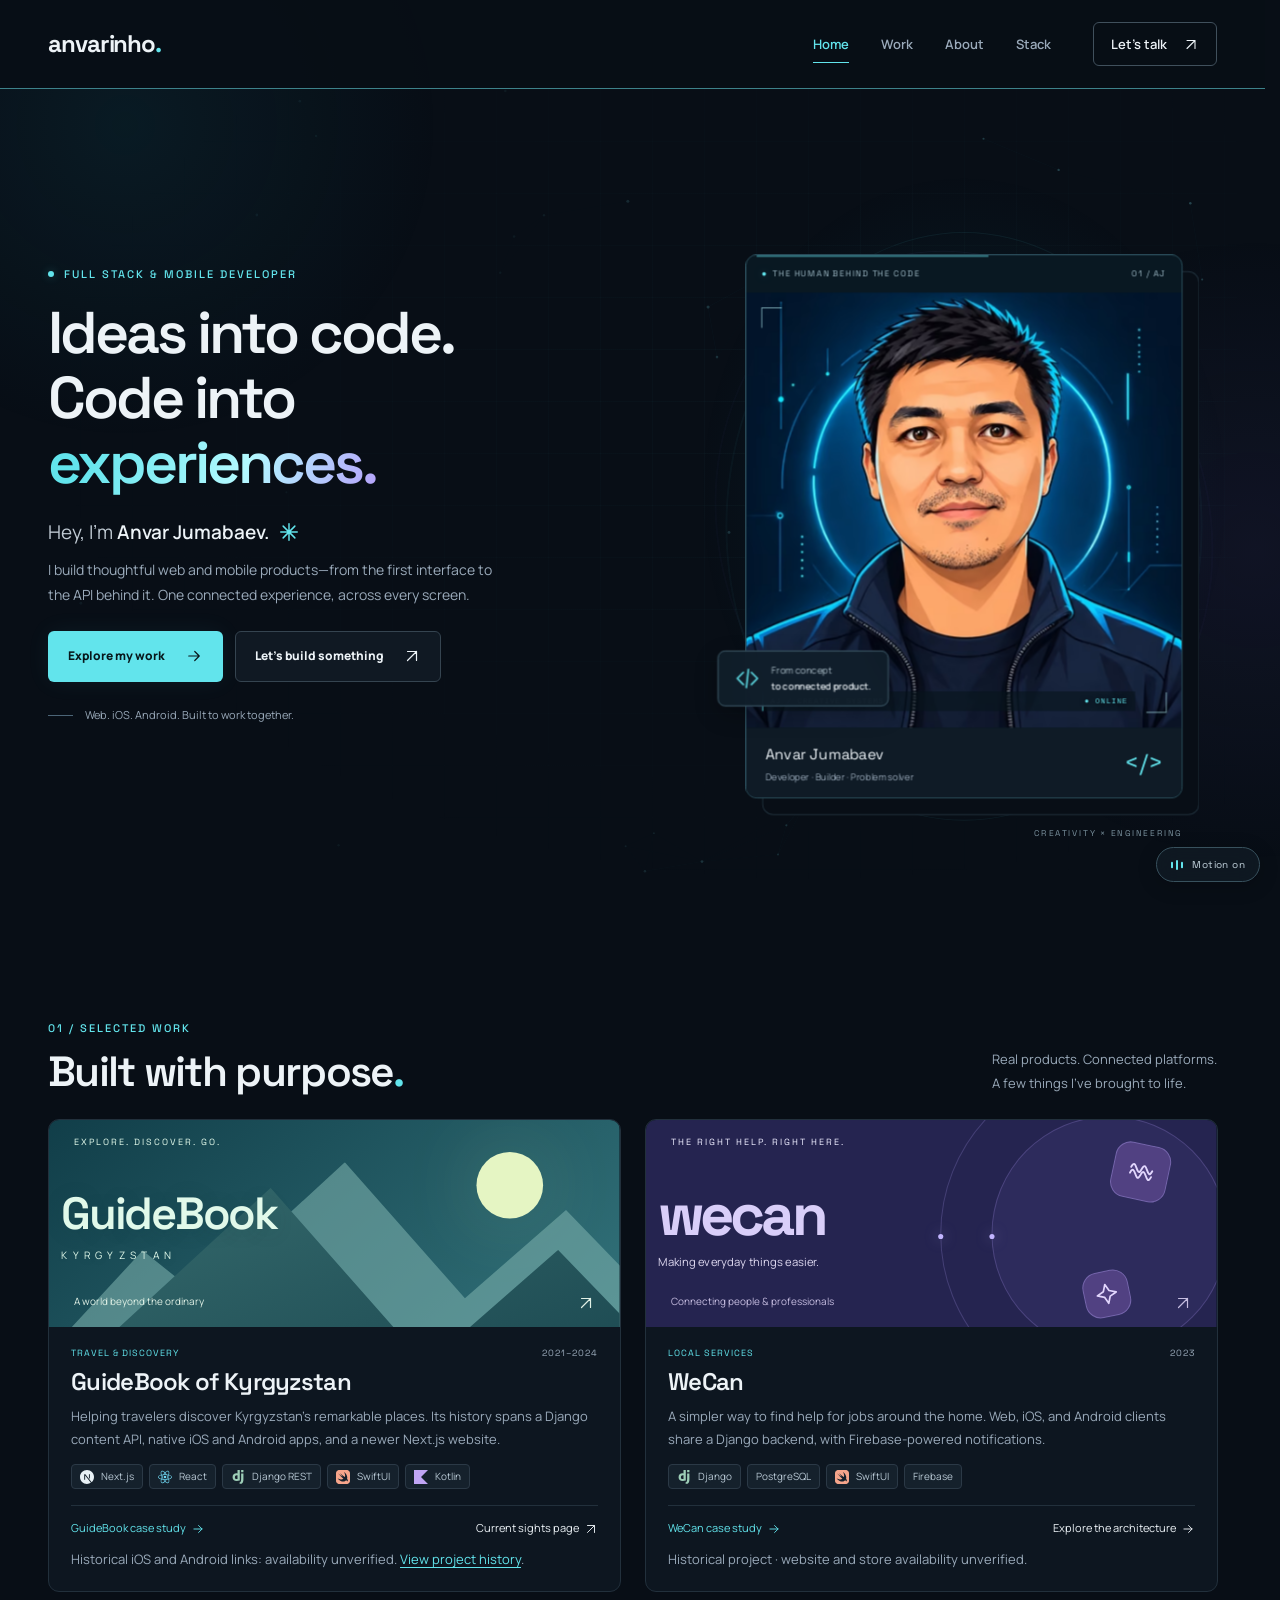
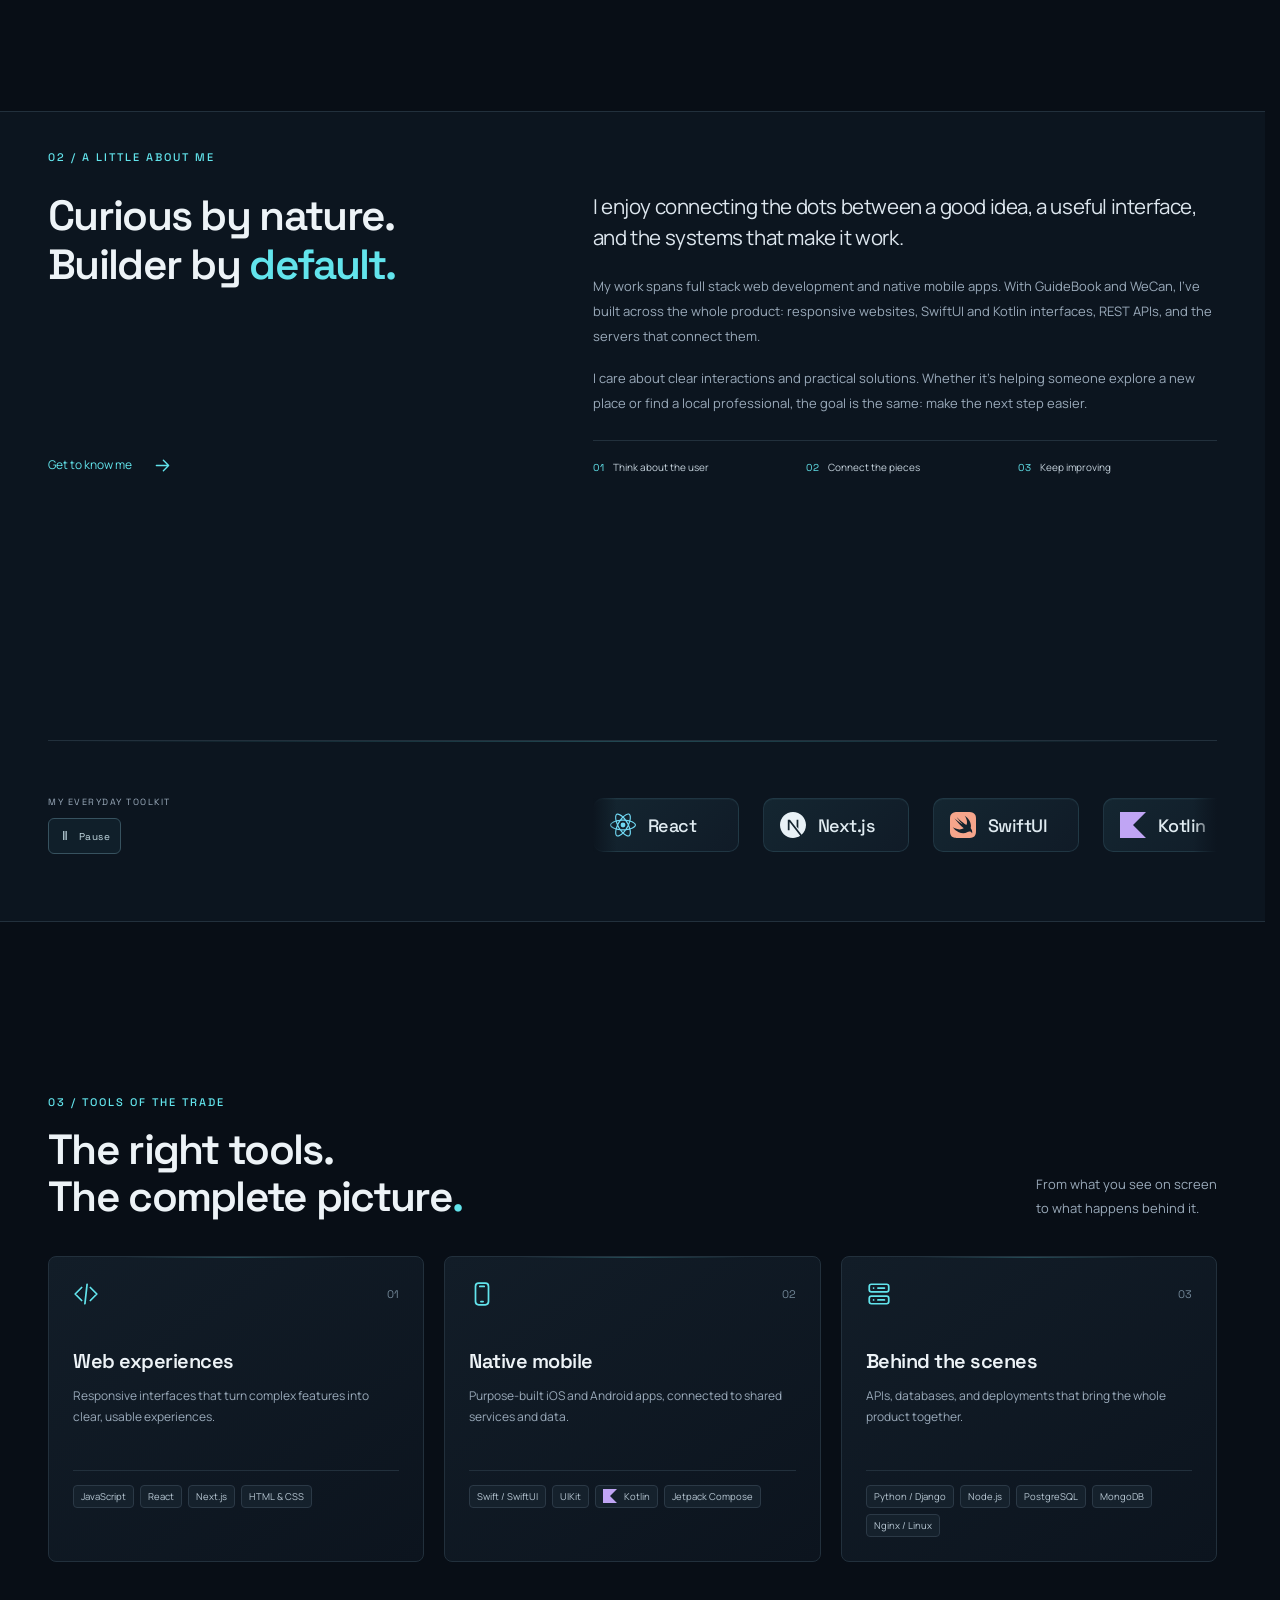
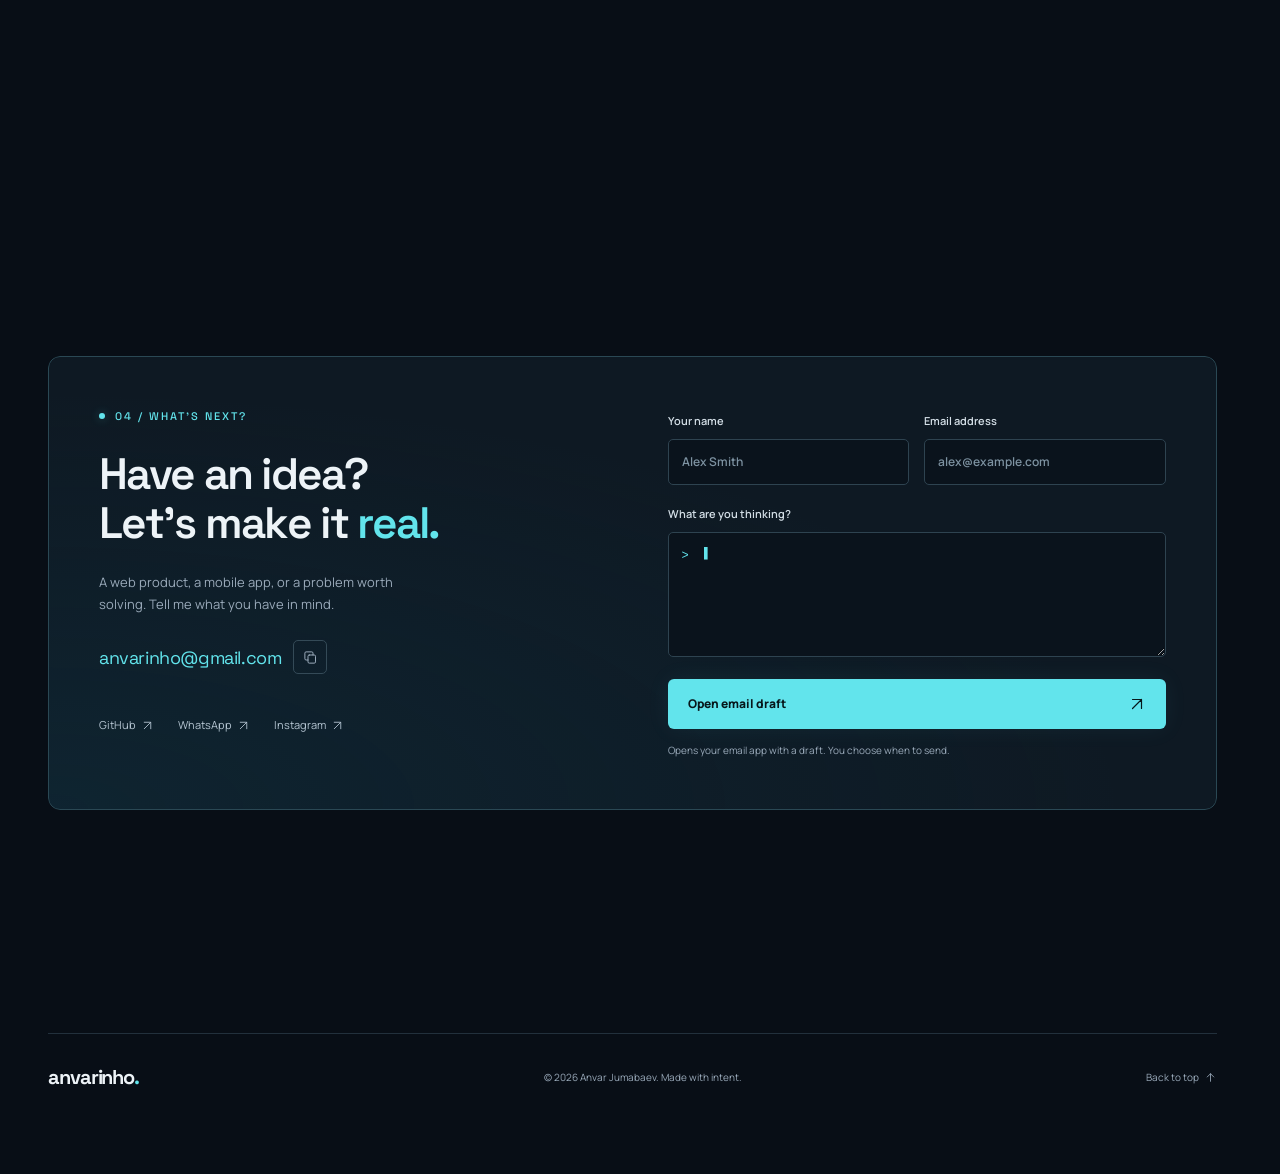
<file: index.html>
<!DOCTYPE html>
<html lang="en">
<head>
  <meta charset="UTF-8">
  <meta name="viewport" content="width=device-width, initial-scale=1">
  <title>Anvar Jumabaev — Full Stack &amp; Mobile Developer</title>
  <meta name="description" content="Anvar Jumabaev builds connected experiences for the web, iOS, and Android. Explore GuideBook of Kyrgyzstan, WeCan, and the technology behind them.">
  <link rel="canonical" href="https://anvarinho.github.io/">
  <meta property="og:type" content="website">
  <meta property="og:title" content="Anvar Jumabaev — Full Stack &amp; Mobile Developer">
  <meta property="og:description" content="Thoughtful interfaces. Connected platforms. Explore my work across web, iOS, and Android.">
  <meta property="og:url" content="https://anvarinho.github.io/">
  <meta property="og:image" content="https://anvarinho.github.io/assets/social-preview.jpg">
  <meta property="og:image:width" content="1200">
  <meta property="og:image:height" content="630">
  <meta property="og:image:type" content="image/jpeg">
  <meta property="og:image:alt" content="Anvar Jumabaev — Ideas into code. Code into experiences. Illustrated portrait on a navy and cyan background.">
  <meta name="twitter:image:alt" content="Anvar Jumabaev, full stack and mobile developer">
  <meta name="twitter:card" content="summary_large_image">
  <meta name="twitter:site" content="@anvarinho">
  <meta name="twitter:title" content="Anvar Jumabaev — Full Stack &amp; Mobile Developer">
  <meta name="twitter:description" content="Building connected experiences for the web, iOS, and Android.">
  <meta name="twitter:image" content="https://anvarinho.github.io/assets/social-preview.jpg">
  <meta name="theme-color" content="#080e16">
  <link rel="icon" href="/favicon.ico" sizes="16x16 32x32 48x48" type="image/x-icon">
  <link rel="icon" href="/assets/icons/favicon-16.png" sizes="16x16" type="image/png">
  <link rel="icon" href="/assets/icons/favicon-32.png" sizes="32x32" type="image/png">
  <link rel="icon" href="/favicon.png" sizes="96x96" type="image/png">
  <link rel="icon" href="/favicon.svg" sizes="any" type="image/svg+xml">
  <link rel="apple-touch-icon" href="/assets/icons/apple-touch-icon-152.png" sizes="152x152">
  <link rel="apple-touch-icon" href="/assets/icons/apple-touch-icon-167.png" sizes="167x167">
  <link rel="apple-touch-icon" href="/apple-touch-icon.png" sizes="180x180">
  <link rel="mask-icon" href="/safari-pinned-tab.svg" color="#62e4ec">
  <link rel="manifest" href="/site.webmanifest">
  <meta name="application-name" content="anvarinho">
  <meta name="apple-mobile-web-app-title" content="anvarinho">
  <meta name="apple-mobile-web-app-capable" content="yes">
  <meta name="mobile-web-app-capable" content="yes">
  <script>try{document.documentElement.dataset.motion=matchMedia('(prefers-reduced-motion: reduce)').matches||localStorage.getItem('portfolio-motion')==='off'?'off':'on'}catch{document.documentElement.dataset.motion='off'}for(const type of ['pageswap','pagereveal'])addEventListener(type,event=>{if(document.documentElement.dataset.motion==='off')event.viewTransition?.skipTransition()});</script>
  <link rel="preload" href="/assets/fonts/space-grotesk-latin-variable.woff2" as="font" type="font/woff2" crossorigin>
  <link rel="preload" href="/assets/fonts/manrope-latin-variable.woff2" as="font" type="font/woff2" crossorigin>
  <link rel="stylesheet" href="style.css?v=stack-generous-spacing-2">
  <link rel="stylesheet" href="story.css?v=toolkit-row-3">
  <noscript><style>[data-project-preview][hidden]{display:block!important}[data-project-preview] .story-sticky{position:static;height:auto;max-height:none}[data-project-preview]{height:auto}[data-project-preview] *{animation:none!important;transform:none!important;opacity:1!important}</style></noscript>
  <script src="site.js" defer></script>
  <script src="script.js?v=toolkit-row-3" defer></script>
  <script src="projects.js" defer></script>
  <script type="application/ld+json">{"@context":"https://schema.org","@graph":[{"@type":"Person","@id":"https://anvarinho.github.io/#person","name":"Anvar Jumabaev","alternateName":"anvarinho","url":"https://anvarinho.github.io/","image":"https://anvarinho.github.io/assets/portraits/anvar-800.webp","jobTitle":"Full Stack and Mobile Developer","sameAs":["https://github.com/anvarinho","https://www.instagram.com/anvarinho/"]},{"@type":"WebSite","@id":"https://anvarinho.github.io/#website","url":"https://anvarinho.github.io/","name":"Anvar Jumabaev — Portfolio","inLanguage":"en","author":{"@id":"https://anvarinho.github.io/#person"}},{"@type":"WebPage","@id":"https://anvarinho.github.io/#webpage","url":"https://anvarinho.github.io/","name":"Anvar Jumabaev — Full Stack &amp; Mobile Developer","isPartOf":{"@id":"https://anvarinho.github.io/#website"},"about":{"@id":"https://anvarinho.github.io/#person"}},{"@type":"CreativeWork","name":"GuideBook of Kyrgyzstan","description":"A travel product for discovering Kyrgyzstan’s places and tours, with native mobile clients, an archived Django API, and a newer Next.js website.","url":"https://anvarinho.github.io/#guidebook","creator":{"@id":"https://anvarinho.github.io/#person"},"@id":"https://anvarinho.github.io/#guidebook"},{"@type":"CreativeWork","name":"WeCan","description":"A household-services search product with web, iOS, and Android clients, a Django backend, and Firebase-powered notifications, documented in the 2023 project record.","url":"https://anvarinho.github.io/#wecan","creator":{"@id":"https://anvarinho.github.io/#person"},"@id":"https://anvarinho.github.io/#wecan"}]}</script>
</head>
<body>
  <a class="skip-link" href="#main">Skip to content</a>
  <div class="ambient-light" aria-hidden="true"><span></span><span></span></div>
  <button class="motion-toggle" type="button" aria-pressed="true" hidden><span class="motion-bars" aria-hidden="true"><i></i><i></i><i></i></span><span class="motion-label">Motion on</span></button>
  <svg class="icon-library" xmlns="http://www.w3.org/2000/svg" aria-hidden="true">
    <symbol id="arrow" viewBox="0 0 24 24"><path d="M5 12h14m-6-6 6 6-6 6"/></symbol>
    <symbol id="external" viewBox="0 0 24 24"><path d="M6 18 18 6M6 6h12v12"/></symbol>
    <symbol id="arrow-up" viewBox="0 0 24 24"><path d="M12 19V5m-6 6 6-6 6 6"/></symbol>
    <symbol id="asterisk" viewBox="0 0 24 24"><path d="M12 3v18M3 12h18M5.6 5.6l12.8 12.8M5.6 18.4 18.4 5.6"/></symbol>
    <symbol id="sparkle" viewBox="0 0 24 24"><path d="m12 3 2.7 6.3L21 12l-6.3 2.7L12 21l-2.7-6.3L3 12l6.3-2.7Z"/></symbol>
    <symbol id="signal" viewBox="0 0 24 24"><path d="M3 14c3-10 6 10 9 0s6 10 9 0M3 9c3-10 6 10 9 0s6 10 9 0"/></symbol>
    <symbol id="code" viewBox="0 0 24 24"><path d="m8 6-6 6 6 6m8-12 6 6-6 6m-3-15-2 18"/></symbol>
    <symbol id="mobile" viewBox="0 0 24 24"><rect x="6" y="2" width="12" height="20" rx="3"/><path d="M10 5h4m-3 14h2"/></symbol>
    <symbol id="server" viewBox="0 0 24 24"><rect x="3" y="3" width="18" height="7" rx="2"/><rect x="3" y="14" width="18" height="7" rx="2"/><path d="M7 6.5h.01M7 17.5h.01M11 6.5h6m-6 11h6"/></symbol>
    <symbol id="copy" viewBox="0 0 24 24"><rect x="8" y="8" width="12" height="13" rx="2"/><path d="M16 8V5a2 2 0 0 0-2-2H5a2 2 0 0 0-2 2v9a2 2 0 0 0 2 2h3"/></symbol>
    <symbol id="check" viewBox="0 0 24 24"><path d="m5 12 4 4L19 6"/></symbol>
  </svg>
  <header class="header">
    <div class="container header-inner">
      <a class="logo" href="#home" aria-label="Anvarinho home">anvarinho<span class="logo-dot">.</span></a>
      <button type="button" hidden class="menu-toggle" aria-expanded="false" aria-controls="navigation" aria-label="Open navigation"><span></span><span></span></button>
      <nav id="navigation" class="navigation" aria-label="Main navigation">
        <a href="#home" class="active" aria-current="location">Home</a><a href="#projects">Work</a><a href="#about">About</a><a href="#skills">Stack</a><a href="#contact" class="nav-contact">Let’s talk <svg class="icon" aria-hidden="true"><use href="#external"/></svg></a>
      </nav>
    </div>
  </header>
  <main id="main" tabindex="-1">
    <section class="hero container" id="home" aria-labelledby="hero-title">
      <canvas class="network-canvas" aria-hidden="true"></canvas>
      <div class="hero-copy">
        <p class="eyebrow"><span class="status-dot"></span> FULL STACK &amp; MOBILE DEVELOPER</p>
        <h1 id="hero-title">Ideas into code.<br>Code into<br><span class="accent">experiences.</span></h1>
        <p class="hero-intro">Hey, I’m <strong>Anvar Jumabaev.</strong> <svg class="wave icon" aria-hidden="true" focusable="false"><use href="#asterisk"/></svg></p>
        <p class="hero-description">I build thoughtful web and mobile products—from the first interface to the API behind it. One connected experience, across every screen.</p>
        <div class="button-row"><a href="#projects" class="button primary">Explore my work <svg class="icon" aria-hidden="true"><use href="#arrow"/></svg></a><a href="#contact" class="button secondary">Let’s build something <svg class="icon" aria-hidden="true"><use href="#external"/></svg></a></div>
        <div class="hero-footnote"><span class="tiny-line"></span> Web. iOS. Android. Built to work together.</div>
      </div>
      <div class="hero-art"><div class="hero-depth">
        <div class="portrait-orbit" aria-hidden="true"></div>
        <div class="portrait-frame">
          <div class="frame-top"><span><span class="status-dot"></span> THE HUMAN BEHIND THE CODE</span><span>01 / AJ</span></div>
          <div class="portrait-viewport"><picture><source type="image/avif" srcset="assets/portraits/anvar-480.avif 480w, assets/portraits/anvar-800.avif 800w, assets/portraits/anvar-1200.avif 1200w" sizes="(max-width:600px) calc(100vw - 56px), (max-width:1276px) 42vw, 506px"><source type="image/webp" srcset="assets/portraits/anvar-480.webp 480w, assets/portraits/anvar-800.webp 800w, assets/portraits/anvar-1200.webp 1200w" sizes="(max-width:600px) calc(100vw - 56px), (max-width:1276px) 42vw, 506px"><img src="assets/portraits/anvar-800.webp" alt="Illustrated portrait of Anvar Jumabaev with a glowing cyan backdrop" width="1254" height="1254" fetchpriority="high" decoding="async"></picture><div class="portrait-scan" aria-hidden="true"></div><span class="portrait-crosshair crosshair-top" aria-hidden="true"></span><span class="portrait-crosshair crosshair-bottom" aria-hidden="true"></span><span class="portrait-readout" aria-hidden="true">AJ / CREATIVE SYSTEMS <span>● ONLINE</span></span></div>
          <div class="portrait-caption"><span>Anvar Jumabaev<small>Developer · Builder · Problem solver</small></span><span class="portrait-signature" aria-hidden="true">&lt;/&gt;</span></div>
        </div>
        <div class="floating-label"><svg class="icon" aria-hidden="true"><use href="#code"/></svg><span>From concept<br><strong>to connected product.</strong></span></div>
        <span class="art-coordinate" aria-hidden="true">CREATIVITY × ENGINEERING</span></div>
      </div>
    </section>
    <section class="section container" id="projects" aria-labelledby="work-title">
      <div class="section-heading"><div><p class="eyebrow">01 / SELECTED WORK</p><h2 id="work-title">Built with purpose<span>.</span></h2></div><p>Real products. Connected platforms.<br>A few things I’ve brought to life.</p></div>

      <div class="project-grid">
        <article class="project-card" data-project="guidebook">
          <button class="project-visual guide-visual" type="button" aria-label="GuideBook Kyrgyzstan product preview" aria-controls="guidebook" data-project-open="guidebook" disabled><span class="visual-label">EXPLORE. DISCOVER. GO.</span><span class="mountain mountain-back" aria-hidden="true"></span><span class="mountain mountain-front" aria-hidden="true"></span><span class="guide-wordmark">GuideBook<span>KYRGYZSTAN</span></span><span class="visual-bottom">A world beyond the ordinary <svg class="icon" aria-hidden="true" focusable="false"><use href="#external"/></svg></span></button>
          <div class="project-body"><div class="project-meta"><span>TRAVEL &amp; DISCOVERY</span><span>2021–2024</span></div><h3>GuideBook of Kyrgyzstan</h3><p>Helping travelers discover Kyrgyzstan’s remarkable places. Its history spans a Django content API, native iOS and Android apps, and a newer Next.js website.</p><div class="tags"><span><span class="tech-logo" data-tech="nextdotjs" aria-hidden="true"></span>Next.js</span><span><span class="tech-logo" data-tech="react" aria-hidden="true"></span>React</span><span><span class="tech-logo" data-tech="django" aria-hidden="true"></span>Django REST</span><span><span class="tech-logo" data-tech="swift" aria-hidden="true"></span>SwiftUI</span><span><span class="tech-logo" data-tech="kotlin" aria-hidden="true"></span>Kotlin</span></div>
          <div class="project-links"><a href="#guidebook">GuideBook case study <svg class="icon" aria-hidden="true"><use href="#arrow"/></svg></a><a href="https://central-asia.live/en/places" target="_blank" rel="noopener noreferrer">Current sights page <svg class="icon" aria-hidden="true"><use href="#external"/></svg></a></div><p class="project-archive">Historical iOS and Android links: availability unverified. <a href="#guidebook-destinations">View project history</a>.</p></div>
        </article>
        <article class="project-card" data-project="wecan">
          <button class="project-visual wecan-visual" type="button" aria-label="WeCan project preview" aria-controls="wecan" data-project-open="wecan" disabled><span class="visual-label">THE RIGHT HELP. RIGHT HERE.</span><span class="wecan-orbit orbit-one" aria-hidden="true"></span><span class="wecan-orbit orbit-two" aria-hidden="true"></span><span class="wecan-wordmark">wecan<span>Making everyday things easier.</span></span><span class="service-bubble bubble-one"><svg class="icon" aria-hidden="true" focusable="false"><use href="#signal"/></svg></span><span class="service-bubble bubble-two"><svg class="icon" aria-hidden="true" focusable="false"><use href="#sparkle"/></svg></span><span class="visual-bottom">Connecting people &amp; professionals <svg class="icon" aria-hidden="true" focusable="false"><use href="#external"/></svg></span></button>
          <div class="project-body"><div class="project-meta"><span>LOCAL SERVICES</span><span>2023</span></div><h3>WeCan</h3><p>A simpler way to find help for jobs around the home. Web, iOS, and Android clients share a Django backend, with Firebase-powered notifications.</p><div class="tags"><span><span class="tech-logo" data-tech="django" aria-hidden="true"></span>Django</span><span>PostgreSQL</span><span><span class="tech-logo" data-tech="swift" aria-hidden="true"></span>SwiftUI</span><span>Firebase</span></div>
          <div class="project-links"><a href="#wecan">WeCan case study <svg class="icon" aria-hidden="true"><use href="#arrow"/></svg></a><a href="#wecan-architecture">Explore the architecture <svg class="icon" aria-hidden="true"><use href="#arrow"/></svg></a></div><p class="project-archive">Historical project · website and store availability unverified.</p></div>
        </article>
      </div>
      <section class="product-story" id="guidebook" data-project-preview="guidebook" aria-labelledby="guidebook-title" hidden>
        <div class="story-toolbar"><p class="story-index"><span class="story-emblem" aria-hidden="true">G</span><span>PROJECT / 01<span id="guidebook-project-name">GuideBook of Kyrgyzstan</span></span></p><button class="story-close" type="button" hidden>Close preview <span aria-hidden="true">×</span></button></div>
        <div class="story-sticky">
          <div class="story-copy"><p class="eyebrow">FEATURED / GUIDEBOOK OF KYRGYZSTAN</p><h3 id="guidebook-title">A place to explore.<br><span>Ways to connect.</span></h3><p class="story-lead" id="guidebook-description">A travel guide across the web, iOS, and Android. Different interfaces. A shared purpose.</p>
            <ol class="story-notes"><li><strong>Discover on the web.</strong><span>The current website brings places, tours, and stories together.</span></li><li><strong>Take the native path.</strong><span>SwiftUI and Kotlin apps are part of the documented project history.</span></li><li><strong>Connect the content.</strong><span>The archived Django API exposes places and tours. See how the versions fit together.</span></li></ol>
            <a class="text-link" href="#guidebook-details">Read the full story <svg class="icon" aria-hidden="true"><use href="#arrow"/></svg></a>
          </div>
          <div class="story-stage">
            <figure class="story-desktop"><div class="browser-chrome" aria-hidden="true"><span>● ● ●</span><span>central-asia.live/en/places</span></div><picture><source type="image/webp" srcset="/assets/projects/guidebook-web-720.webp 720w, /assets/projects/guidebook-web-1200.webp 1200w" sizes="(max-width:1000px) 90vw, 620px"><img src="/assets/projects/guidebook-web-1200.webp" alt="GuideBook’s current Sights page showing places in Kyrgyzstan" width="1440" height="1000" loading="lazy" decoding="async"></picture><figcaption>Current website · desktop capture</figcaption></figure>
            <figure class="story-mobile"><img src="/assets/projects/guidebook-mobile-web.webp" alt="The same GuideBook Sights page in its mobile web layout" width="390" height="844" loading="lazy" decoding="async"><figcaption>Mobile web</figcaption></figure>
            <div class="story-platform platform-ios"><span>iOS</span><strong>SwiftUI</strong><small>Historical native client</small></div><div class="story-platform platform-android"><span>Android</span><strong>Kotlin</strong><small>Historical native client</small></div>
            <p class="story-provenance">Real website captures. Native-app screenshots are not archived here.</p>
          </div>
        </div>
<div class="project-details" id="guidebook-details"><section class="case-section case-overview" aria-labelledby="guidebook-problem-title">
<div>
<p class="eyebrow">01 / THE PROBLEM</p>
<h4 id="guidebook-problem-title">Make discovery useful.</h4>
</div>
<div>
<p class="large-copy">Travelers need more than a place name. They need context, location information, and a way to decide where to go next.</p>
<p>GuideBook presents destinations, tours, and travel content across web and mobile interfaces. The current Sights page groups destinations into a browsable visual guide.</p>
<h5>My contribution</h5>
<p>My project record covers the website, SwiftUI and Kotlin interfaces, REST APIs, and the services connecting them. The public Swift source identifies Anvar Jumabaev as its author.</p>
<ul class="case-facts">
<li>
<strong>Platforms</strong>Web, iOS, Android</li>
<li>
<strong>Project record</strong>2021–2024 iterations</li>
<li>
<strong>Verified public work</strong>SwiftUI source, Django REST endpoints, current website</li>
</ul>
</div>
</section>
<section class="case-section screenshot-gallery" aria-labelledby="guidebook-screens-title">
<div class="case-section-heading">
<p class="eyebrow">02 / THE PRODUCT, AS IT IS</p>
<h4 id="guidebook-screens-title">A real view of the web.</h4>
<p>Captured from the current Sights page on 22 October 2026. The narrow view is the responsive website, not a native app screenshot.</p>
</div>
<div class="gallery-controls">
<span>Desktop &amp; mobile web</span>
<button type="button" hidden data-gallery-direction="-1" aria-label="Previous screenshot">←</button>
<button type="button" hidden data-gallery-direction="1" aria-label="Next screenshot">→</button>
</div>
<div class="gallery-track" tabindex="0" aria-label="GuideBook website screenshots">
<figure>
<picture>
<source type="image/webp" srcset="/assets/projects/guidebook-web-720.webp 720w, /assets/projects/guidebook-web-1200.webp 1200w" sizes="(max-width:800px) 90vw, 1080px">
<img src="/assets/projects/guidebook-web-1200.webp" width="1440" height="1000" loading="lazy" decoding="async" alt="GuideBook Sights on desktop, showing a large destination heading and place cards">
</picture>
<figcaption>01 / Desktop website <a class="static-image-link" href="/assets/projects/guidebook-web-1200.webp">Open full-size desktop screenshot</a>
<button hidden type="button" data-enlarge="/assets/projects/guidebook-web-1200.webp">Enlarge desktop screenshot</button>
</figcaption>
</figure>
<figure class="mobile-capture">
<img src="/assets/projects/guidebook-mobile-web.webp" alt="GuideBook Sights in a narrow mobile-web layout, with its introduction above the destination list" width="390" height="844" loading="lazy" decoding="async">
<figcaption>02 / Mobile website <a class="static-image-link" href="/assets/projects/guidebook-mobile-web.webp">Open full-size mobile screenshot</a>
<button hidden type="button" data-enlarge="/assets/projects/guidebook-mobile-web.webp">Enlarge mobile screenshot</button>
</figcaption>
</figure>
</div>
<dialog id="guidebook-image-dialog" class="screenshot-dialog" aria-labelledby="guidebook-dialog-title">
<div class="dialog-heading">
<h4 id="guidebook-dialog-title" data-image-title>Product screenshot</h4>
<form method="dialog">
<button class="button secondary" type="submit">Close screenshot</button>
</form>
</div>
<div class="dialog-media">
</div>
</dialog>
</section>
<section class="case-section" aria-labelledby="guidebook-engineering-title">
<div class="case-section-heading">
<p class="eyebrow">03 / ENGINEERING, IN CONTEXT</p>
<h4 id="guidebook-engineering-title">Different versions.<br>Clear boundaries.</h4>
<p>The archived code and today’s website describe different stages. These implementation notes keep those stages distinct.</p>
</div>
<details class="engineering-note" open>
<summary>Native iOS snapshot: bundled data and observable state</summary>
<p>The public Swift view model reads a bundled <code>dataJson.json</code> file, decodes cities, places, and tours, and exposes them through published properties. This snapshot establishes local JSON loading; it does not demonstrate a live API connection or offline synchronization.</p>
<a href="https://github.com/anvarinho/GuideBook/blob/5c6d094f664e94ffbe9d41dbc41ae3413c8a8b3a/GuideBook/ViewModels/ViewModel.swift">Inspect the archived Swift view model</a>
</details>
<details class="engineering-note">
<summary>Django-era service: explicit places and tours endpoints</summary>
<p>The archived server defines GET views for place and tour lists and individual records, using Django REST Framework serializers. The separate list and detail endpoints give clients a clear boundary for content access. The project record describes Django-backed iOS and Android versions; their released binaries have not been audited here.</p>
<a href="https://github.com/anvarinho/Guide-Book/blob/7fc5194e7db3b78038ec8ba7c70ea6594a3af039/base/api/views.py">Inspect the archived API views</a>
</details>
<details class="engineering-note">
<summary>Current web iteration: a separate Next.js application</summary>
<p>The current website and public repository establish a newer Next.js web application. The repository also contains a MongoDB helper. These facts do not establish that the historical mobile apps use the current web application’s database or endpoints.</p>
<a href="https://github.com/anvarinho/guidebook-next.js">Explore the current web source</a>
</details>
</section>
<section class="case-section" id="guidebook-destinations" aria-labelledby="guidebook-destinations-title">
<p class="eyebrow">04 / EXPLORE &amp; VERIFY</p>
<h4 id="guidebook-destinations-title">Where the project lives.</h4>
<ul class="destination-list">
<li>
<a href="https://central-asia.live/en/places">Current website — Sights and destination guide ↗</a>
<span>Verified reachable. This is the page shown in the screenshots.</span>
</li>
<li>
<a href="https://central-asia.live/en">Current website — home and introduction ↗</a>
<span>Another route on the same current site, not an archived original website.</span>
</li>
<li>
<a href="https://github.com/anvarinho/GuideBook">Historical SwiftUI source ↗</a>
<span>Native iOS implementation snapshot.</span>
</li>
<li>
<a href="https://github.com/anvarinho/Guide-Book">Historical Django server source ↗</a>
<span>Content API and web implementation snapshot.</span>
</li>
</ul>
<details class="engineering-note">
<summary>Historical app-store destinations</summary>
<p>These identifiers come from the original portfolio. Checks on 22 October 2026 returned 404 for the US and Kyrgyzstan Apple storefronts and the tested Google Play variants. Apple’s lookup API returned no record in those two regions. This does not establish worldwide availability or permanent removal.</p>
<ul>
<li>
<a href="https://apps.apple.com/us/app/id1575382810" rel="noopener noreferrer">Historical GuideBook iOS listing — unavailable in checked storefronts</a>
</li>
<li>
<a href="https://play.google.com/store/apps/details?id=com.anvarinho.guidebook" rel="noopener noreferrer">Historical GuideBook Android listing — unavailable in checked regions</a>
</li>
</ul>
</details>
</section>
<aside class="case-next" aria-label="Continue exploring after GuideBook">
<p class="eyebrow">KEEP EXPLORING</p>
<a href="#wecan">WeCan case study <svg class="icon" aria-hidden="true">
<use href="#arrow"/>
</svg>
</a>
<a class="text-link" href="#contact">Have a related project? Open a conversation <svg class="icon" aria-hidden="true">
<use href="#external"/>
</svg>
</a>
</aside>
</div>
      </section>

      <section class="product-story" id="wecan" data-project-preview="wecan" aria-labelledby="wecan-title" hidden>
        <div class="story-toolbar"><p class="story-index"><span class="story-emblem" aria-hidden="true">W</span><span>PROJECT / 02<span id="wecan-project-name">WeCan</span></span></p><button class="story-close" type="button" hidden>Close preview <span aria-hidden="true">×</span></button></div>
        <div class="story-sticky">
          <div class="story-copy"><p class="eyebrow">LOCAL SERVICES / WEB · iOS · ANDROID</p><h3 id="wecan-title">The right help.<br><span>Right here.</span></h3><p class="story-lead" id="wecan-description">A simpler way to find help for jobs around the home. Web, iOS, and Android clients share a Django backend, with Firebase-powered notifications.</p><ol class="story-notes"><li><strong>Find a professional.</strong><span>A shared search experience for people looking for help around the home.</span></li><li><strong>Choose your platform.</strong><span>A responsive website and native SwiftUI and Kotlin clients.</span></li><li><strong>Connect the services.</strong><span>Django REST, PostgreSQL, and the documented Firebase notification integration.</span></li></ol><a class="text-link" href="#wecan-architecture">Explore the architecture <svg class="icon" aria-hidden="true"><use href="#arrow"/></svg></a></div>
          <div class="story-stage wecan-showcase"><figure class="case-art">
<div class="project-visual wecan-visual" aria-hidden="true">
<span class="visual-label">THE RIGHT HELP. RIGHT HERE.</span>
<div class="wecan-orbit orbit-one">
</div>
<div class="wecan-orbit orbit-two">
</div>
<div class="wecan-wordmark">wecan<span>Making everyday things easier.</span>
</div>
<span class="service-bubble bubble-one">
<svg class="icon" aria-hidden="true" focusable="false">
<use href="#signal"/>
</svg>
</span>
<span class="service-bubble bubble-two">
<svg class="icon" aria-hidden="true" focusable="false">
<use href="#sparkle"/>
</svg>
</span>
<span class="visual-bottom">Connecting people &amp; professionals <svg class="icon" aria-hidden="true" focusable="false">
<use href="#external"/>
</svg>
</span>
</div>
<figcaption>Project illustration · No verified product screenshots are archived here.</figcaption>
</figure>
<div class="preview-stack"><span><span class="tech-logo" data-tech="django" aria-hidden="true"></span>Django REST</span><span>PostgreSQL</span><span><span class="tech-logo" data-tech="swift" aria-hidden="true"></span>SwiftUI</span><span><span class="tech-logo" data-tech="kotlin" aria-hidden="true"></span>Kotlin</span></div></div>
        </div>
        <div class="project-details" id="wecan-details"><section class="case-section case-overview" aria-labelledby="wecan-problem-title">
<div>
<p class="eyebrow">01 / THE PROBLEM</p>
<h4 id="wecan-problem-title">Find the right help.</h4>
</div>
<div>
<p class="large-copy">People looking for help around the home need a practical way to find service professionals.</p>
<p>WeCan connects that search experience across a website and native mobile clients. The project record describes a shared Django server and notification integration.</p>
<h5>My contribution</h5>
<p>My portfolio records work on the responsive website, native SwiftUI and Kotlin interfaces, REST services, and the server behind them. The public WeCan repository contains the historical Django implementation.</p>
<ul class="case-facts">
<li>
<strong>Platforms</strong>Web, iOS, Android</li>
<li>
<strong>Project record</strong>2023</li>
<li>
<strong>Recorded stack</strong>Django REST, PostgreSQL, SwiftUI, Kotlin, Firebase</li>
</ul>
</div>
</section>
<section class="case-section" id="wecan-architecture" aria-labelledby="wecan-architecture-title">
<p class="eyebrow">02 / HOW IT CONNECTS</p>
<h4 id="wecan-architecture-title">Three clients.<br>One service boundary.</h4>
<p class="section-intro">The documented 2023 system. Open a node to inspect its role. Client-to-service and PostgreSQL relationships come from the original project record; the public server source independently shows Django web and API routes.</p>
<button hidden type="button" popovertarget="wecan-architecture-help" class="diagram-help">How to read this diagram</button>
<p id="wecan-architecture-fallback" class="diagram-note">The clients use the shared service; the server handles persistent data. Read each node for evidence and the limits of what is verified.</p>
<aside hidden id="wecan-architecture-help" popover aria-labelledby="wecan-architecture-help-title">
<h5 id="wecan-architecture-help-title">Read from clients to service.</h5>
<p>The top row contains user-facing clients. The API is the shared boundary, and the database stores the service’s data. This is a historical architecture, not a live infrastructure status view.</p>
<button type="button" popovertarget="wecan-architecture-help" popovertargetaction="hide">Close explanation</button>
</aside>
<figure class="architecture">
<div class="architecture-clients">
<details>
<summary>Website <span>Django web</span>
</summary>
<p>The server routes the web application through <code>app.urls</code>. It shares the Django project with the API.</p>
</details>
<details>
<summary>iOS <span>SwiftUI client</span>
</summary>
<p>The project record describes an iOS search-service client using SwiftUI, Foundation, Firebase, and UserNotifications.</p>
</details>
<details>
<summary>Android <span>Kotlin client</span>
</summary>
<p>The project record describes an Android client using Jetpack Compose, Retrofit, OkHttp, and Firebase Cloud Messaging.</p>
</details>
</div>
<div class="architecture-connector" aria-hidden="true">
<span>
</span>
<span>
</span>
<span>
</span>
</div>
<details class="architecture-service">
<summary>Shared API <span>Django REST Framework</span>
</summary>
<p>The archived server exposes API routes under <code>/api/</code>. The original portfolio describes both mobile apps as clients of that Django server.</p>
<a href="https://github.com/anvarinho/wecan/blob/9f244bc748660bbed06ebd84a5fb864624386e84/website/website/urls.py">View the archived route configuration</a>
</details>
<div class="architecture-arrow" aria-hidden="true">↓</div>
<details class="architecture-data">
<summary>Database <span>PostgreSQL</span>
</summary>
<p>PostgreSQL is listed in the original website project record. Live hosting, database schema, and current operating status have not been verified.</p>
</details>
<figcaption>Historical architecture from the portfolio record and public server routes. Each node is a native disclosure, usable by keyboard and touch.</figcaption>
</figure>
</section>
<section class="case-section" aria-labelledby="wecan-decisions-title">
<p class="eyebrow">03 / IMPLEMENTATION NOTES</p>
<h4 id="wecan-decisions-title">Connect the pieces.</h4>
<details class="engineering-note" open>
<summary>Separate web and API routes in one Django project</summary>
<p>The route configuration includes the web application and an <code>api/</code> namespace in the same project. This separates client-facing endpoints from website routes while retaining a shared server boundary.</p>
<a href="https://github.com/anvarinho/wecan/blob/9f244bc748660bbed06ebd84a5fb864624386e84/website/website/urls.py">Inspect the route configuration</a>
</details>
<details class="engineering-note">
<summary>Native interfaces around shared services</summary>
<p>The portfolio’s iOS record lists SwiftUI and Foundation; its Android record lists Jetpack Compose, Retrofit, and OkHttp. These are distinct native client implementations. The historical project record describes their connection to the Django server; released binaries are not available for independent inspection here.</p>
</details>
<details class="engineering-note">
<summary>Notifications are a separate integration</summary>
<p>Firebase Cloud Messaging and iOS UserNotifications are named in the project record. That establishes the recorded notification stack, without asserting a particular delivery workflow, reliability figure, or current configuration.</p>
</details>
</section>
<section class="case-section" id="wecan-destinations" aria-labelledby="wecan-destinations-title">
<p class="eyebrow">04 / PROJECT HISTORY</p>
<h4 id="wecan-destinations-title">An honest project record.</h4>
<p>No verified WeCan product screenshots were supplied or found in the inspected public source. The artwork above is an illustration. A gallery will be useful when an authentic capture can be added.</p>
<ul class="destination-list">
<li>
<a href="https://github.com/anvarinho/wecan">Historical WeCan server source ↗</a>
<span>Public implementation record.</span>
</li>
<li>
<a href="https://wecan.kg/">Historical WeCan website — availability unverified ↗</a>
<span>DNS resolution failed in this environment on 22 October 2026. This is not a claim of permanent closure.</span>
</li>
</ul>
<details class="engineering-note">
<summary>Historical app-store destinations</summary>
<p>These identifiers come from the original portfolio. Checks on 22 October 2026 returned 404 for the US and Kyrgyzstan Apple storefronts and the tested Google Play variants. Apple’s lookup API returned no record in those two regions. This does not establish worldwide availability or permanent removal.</p>
<ul>
<li>
<a href="https://apps.apple.com/us/app/id6451155875" rel="noopener noreferrer">Historical WeCan iOS listing — unavailable in checked storefronts</a>
</li>
<li>
<a href="https://play.google.com/store/apps/details?id=com.anvarinho.wecan" rel="noopener noreferrer">Historical WeCan Android listing — unavailable in checked regions</a>
</li>
</ul>
</details>
</section>
<aside class="case-next" aria-label="Continue exploring after WeCan">
<p class="eyebrow">KEEP EXPLORING</p>
<a href="#guidebook">GuideBook of Kyrgyzstan case study <svg class="icon" aria-hidden="true">
<use href="#arrow"/>
</svg>
</a>
<a class="text-link" href="#contact">Have a related project? Open a conversation <svg class="icon" aria-hidden="true">
<use href="#external"/>
</svg>
</a>
</aside>
</div>
      </section>
    </section>
    <section class="about-section" id="about" aria-labelledby="about-title"><div class="container about-content">
      <div class="about-intro">
      <p class="eyebrow">02 / A LITTLE ABOUT ME</p>
      <div class="about-grid">
      <div class="about-heading"><h2 id="about-title">Curious by nature.<br>Builder by <span>default.</span></h2><a href="#contact" class="text-link">Get to know me <svg class="icon" aria-hidden="true"><use href="#arrow"/></svg></a></div>
      <div class="about-copy"><p class="large-copy">I enjoy connecting the dots between a good idea, a useful interface, and the systems that make it work.</p><p>My work spans full stack web development and native mobile apps. With GuideBook and WeCan, I’ve built across the whole product: responsive websites, SwiftUI and Kotlin interfaces, REST APIs, and the servers that connect them.</p><p>I care about clear interactions and practical solutions. Whether it’s helping someone explore a new place or find a local professional, the goal is the same: make the next step easier.</p><div class="about-principles"><span><i>01</i> Think about the user</span><span><i>02</i> Connect the pieces</span><span><i>03</i> Keep improving</span></div></div>
      </div>
      </div>
      <div class="stack-strip"><div class="container"><div class="toolkit-heading"><span class="strip-label">MY EVERYDAY TOOLKIT</span><button class="toolkit-pause" type="button" aria-label="Pause technology logo animation" hidden><span class="toolkit-pause-icon" aria-hidden="true">Ⅱ</span><span class="toolkit-pause-label">Pause</span></button></div><div class="strip-tools"><div class="tech-track"><span class="tech-badge" data-tech="react"><span class="tech-logo" aria-hidden="true"></span><span>React</span></span><span class="tech-badge" data-tech="nextdotjs"><span class="tech-logo" aria-hidden="true"></span><span>Next.js</span></span><span class="tech-badge" data-tech="swift"><span class="tech-logo" aria-hidden="true"></span><span>SwiftUI</span></span><span class="tech-badge" data-tech="kotlin"><span class="tech-logo" aria-hidden="true"></span><span>Kotlin</span></span><span class="tech-badge" data-tech="django"><span class="tech-logo" aria-hidden="true"></span><span>Django</span></span><span class="tech-badge" data-tech="nodedotjs"><span class="tech-logo" aria-hidden="true"></span><span>Node.js</span></span></div></div></div></div>
    </div>
    </section>
    <section class="section container" id="skills" aria-labelledby="skills-title">
      <div class="section-heading"><div><p class="eyebrow">03 / TOOLS OF THE TRADE</p><h2 id="skills-title">The right tools.<br>The complete picture<span>.</span></h2></div><p>From what you see on screen<br>to what happens behind it.</p></div>
      <div class="skills-grid">
        <article class="skill-card"><div class="skill-card-top"><svg class="skill-icon icon" aria-hidden="true"><use href="#code"/></svg><span class="skill-number">01</span></div><h3>Web experiences</h3><p>Responsive interfaces that turn complex features into clear, usable experiences.</p><div class="tags"><span>JavaScript</span><span>React</span><span>Next.js</span><span>HTML &amp; CSS</span></div></article>
        <article class="skill-card"><div class="skill-card-top"><svg class="skill-icon icon" aria-hidden="true"><use href="#mobile"/></svg><span class="skill-number">02</span></div><h3>Native mobile</h3><p>Purpose-built iOS and Android apps, connected to shared services and data.</p><div class="tags"><span>Swift / SwiftUI</span><span>UIKit</span><span><span class="tech-logo" data-tech="kotlin" aria-hidden="true"></span>Kotlin</span><span>Jetpack Compose</span></div></article>
        <article class="skill-card"><div class="skill-card-top"><svg class="skill-icon icon" aria-hidden="true"><use href="#server"/></svg><span class="skill-number">03</span></div><h3>Behind the scenes</h3><p>APIs, databases, and deployments that bring the whole product together.</p><div class="tags"><span>Python / Django</span><span>Node.js</span><span>PostgreSQL</span><span>MongoDB</span><span>Nginx / Linux</span></div></article>
      </div>
    </section>
    <section class="contact-section container" id="contact" aria-labelledby="contact-title"><div class="contact-panel">
      <div class="contact-copy"><p class="eyebrow"><span class="status-dot"></span> 04 / WHAT’S NEXT?</p><h2 id="contact-title">Have an idea?<br>Let’s make it <span>real.</span></h2><p>A web product, a mobile app, or a problem worth solving. Tell me what you have in mind.</p><div class="email-row"><a href="mailto:anvarinho@gmail.com">anvarinho@gmail.com</a><button hidden id="copy-email" type="button" aria-label="Copy email address"><svg class="icon" aria-hidden="true"><use href="#copy"/></svg></button></div><p id="copy-status" class="copy-status" role="status"></p><div class="social-links"><a href="https://github.com/anvarinho" target="_blank" rel="noopener noreferrer">GitHub <svg class="icon" aria-hidden="true"><use href="#external"/></svg></a><a href="https://wa.me/79999858060?text=Hi%20Anvar!" target="_blank" rel="noopener noreferrer">WhatsApp <svg class="icon" aria-hidden="true" focusable="false"><use href="#external"/></svg></a><a href="https://www.instagram.com/anvarinho/" target="_blank" rel="noopener noreferrer">Instagram <svg class="icon" aria-hidden="true" focusable="false"><use href="#external"/></svg></a></div></div>
      <form id="contact-form" action="mailto:anvarinho@gmail.com" method="get"><div class="form-row"><label>Your name<input type="text" name="name" autocomplete="name" placeholder="Alex Smith" required maxlength="100"></label><label>Email address<input name="email" type="email" autocomplete="email" placeholder="alex@example.com" required maxlength="200"></label></div><label>What are you thinking?<span class="message-field"><textarea name="message" rows="4" placeholder="A little about your idea, the challenge, and what you’d like to build…" required maxlength="3000"></textarea><span class="terminal-placeholder" aria-hidden="true"><span class="terminal-prompt">&gt;</span><span class="terminal-line"><span class="terminal-text"></span><span class="terminal-caret"><span class="terminal-glyph"></span><span class="terminal-cursor">▌</span></span></span></span></span></label><button type="submit" class="button primary">Open email draft <svg class="icon" aria-hidden="true"><use href="#external"/></svg></button><p class="form-note" id="form-status" role="status">Opens your email app with a draft. You choose when to send.</p></form>
    </div></section>
  </main>
  <footer class="container footer"><a class="logo" href="#home">anvarinho<span class="logo-dot">.</span></a><p>© <span id="year">2026</span> Anvar Jumabaev. Made with intent.</p><a class="back-top" href="#home">Back to top <svg class="icon" aria-hidden="true" focusable="false"><use href="#arrow-up"/></svg></a></footer>
</body>
</html>
</file>
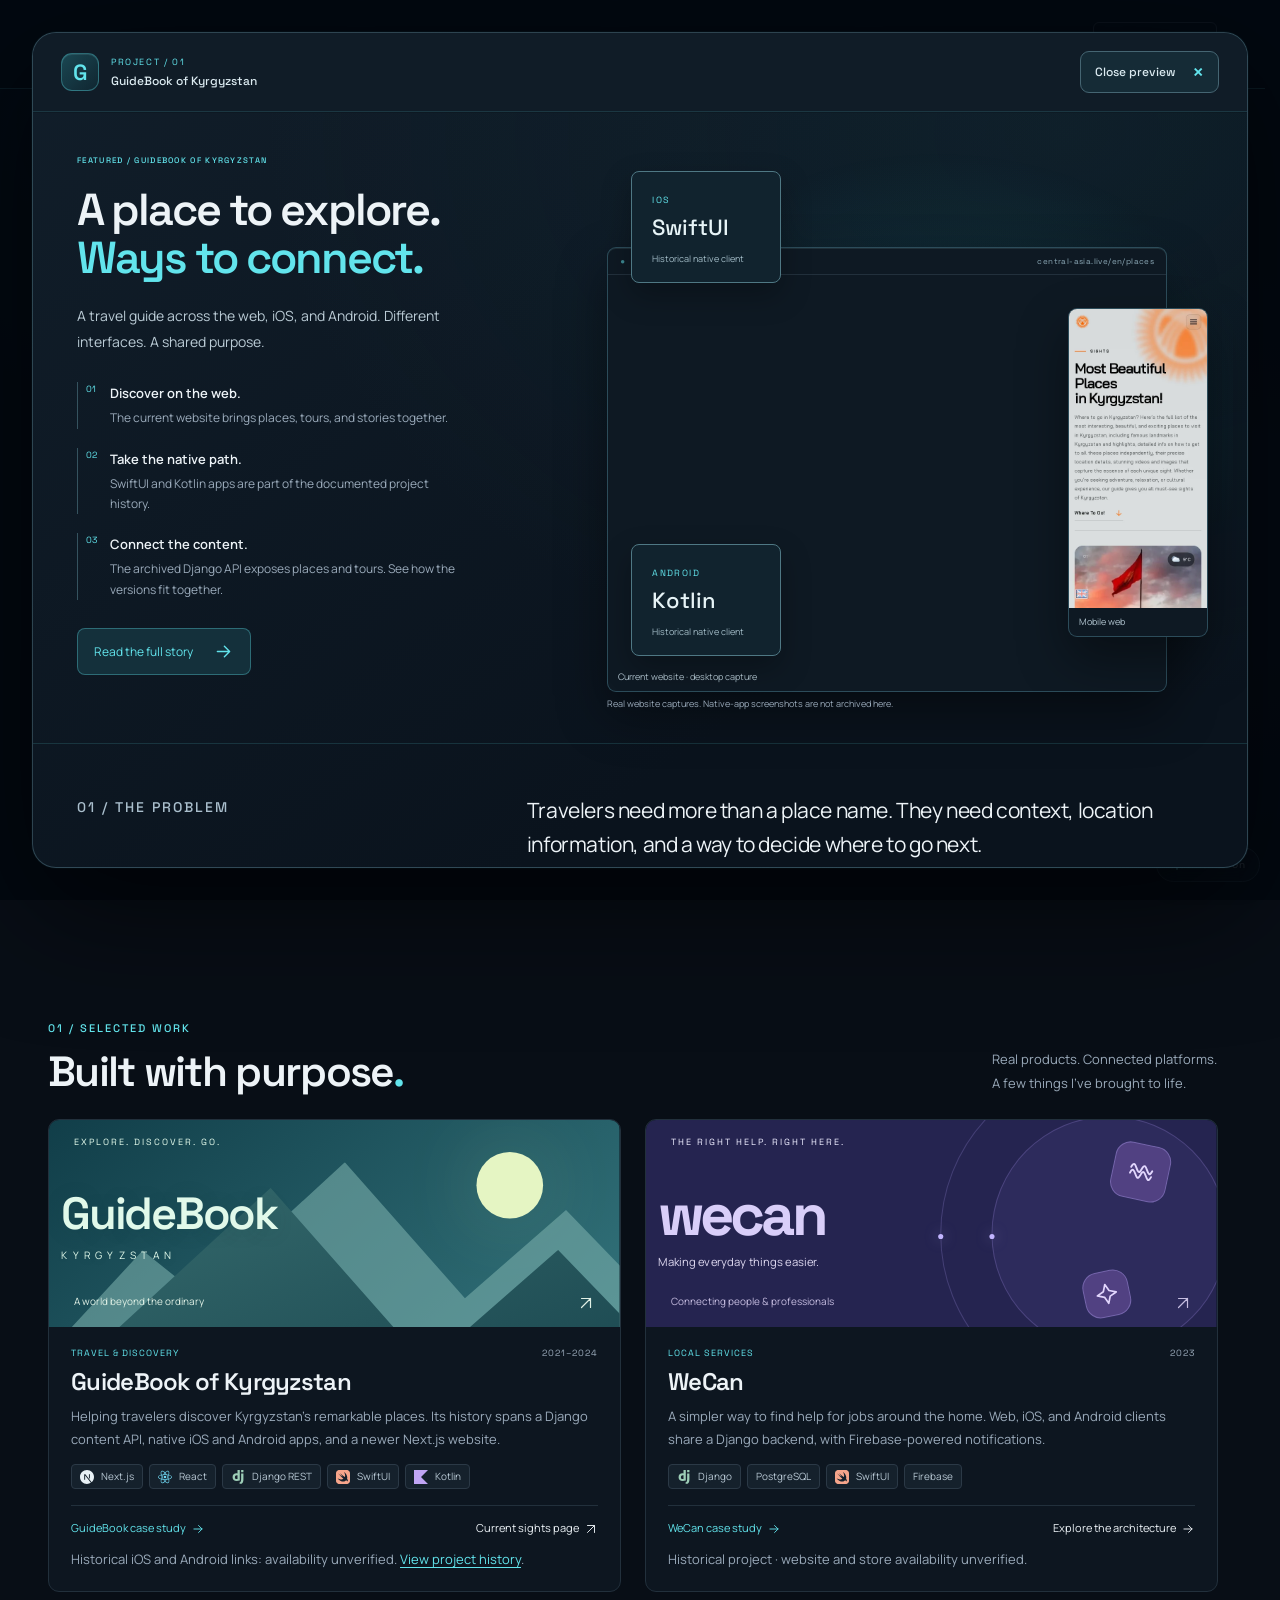
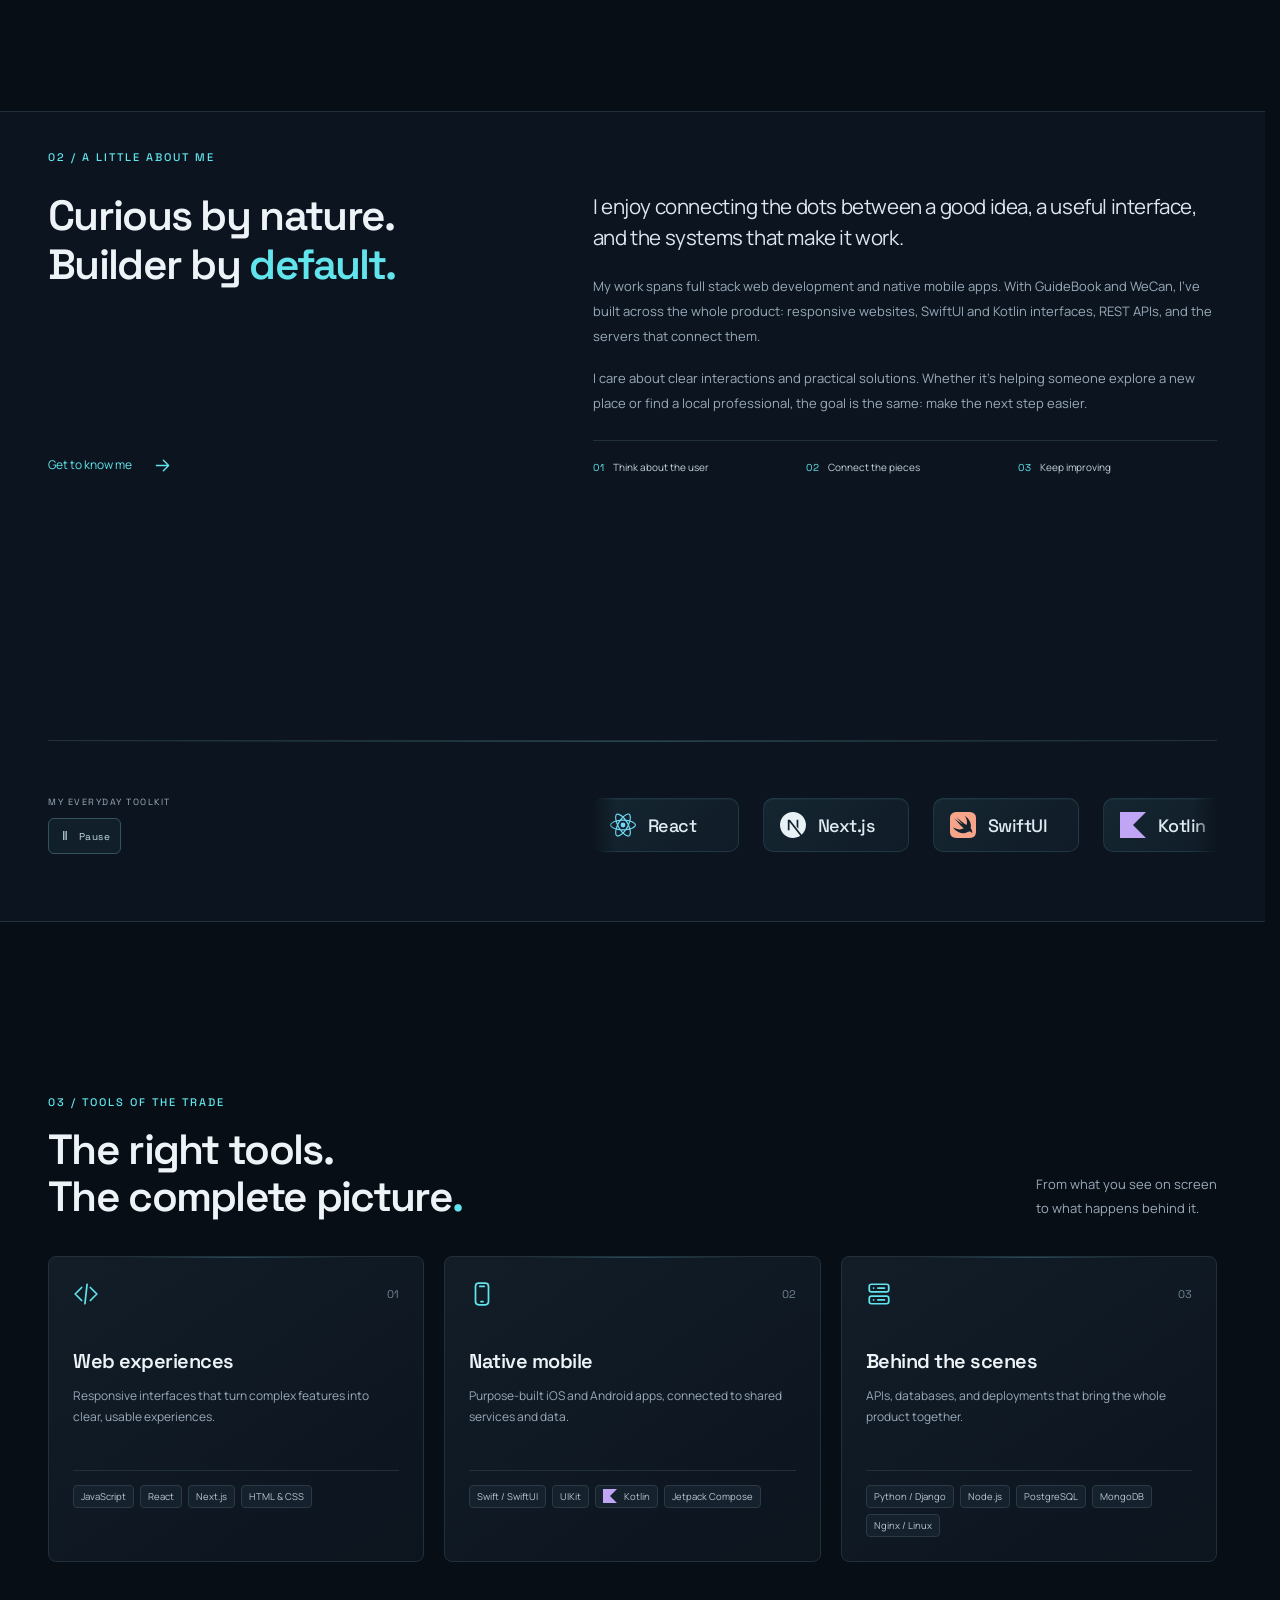
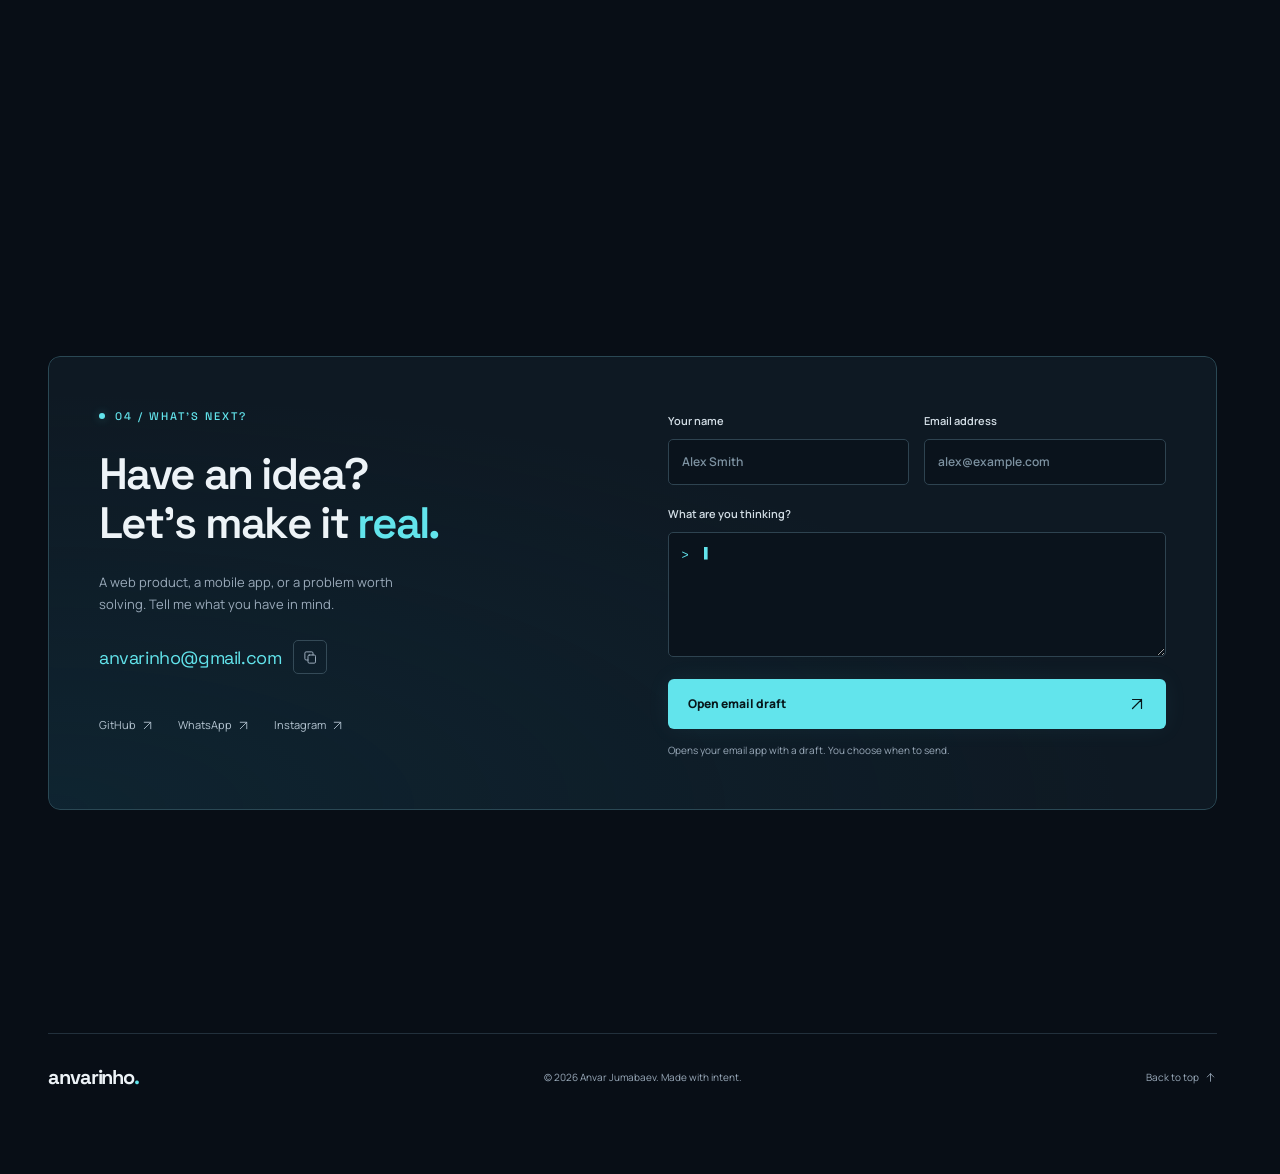
<file: projects/guidebook.html>
<!DOCTYPE html>
<html lang="en"><head><meta charset="UTF-8"><meta name="viewport" content="width=device-width, initial-scale=1"><title>GuideBook of Kyrgyzstan — Anvar Jumabaev</title><meta name="description" content="Explore GuideBook of Kyrgyzstan in Anvar Jumabaev’s single-page portfolio."><link rel="canonical" href="https://anvarinho.github.io/"><meta http-equiv="refresh" content="0;url=/#guidebook">
<link rel="icon" href="/favicon.ico" sizes="16x16 32x32 48x48" type="image/x-icon">
<link rel="icon" href="/assets/icons/favicon-16.png" sizes="16x16" type="image/png">
<link rel="icon" href="/assets/icons/favicon-32.png" sizes="32x32" type="image/png">
<link rel="icon" href="/favicon.png" sizes="96x96" type="image/png">
<link rel="icon" href="/favicon.svg" sizes="any" type="image/svg+xml">
<link rel="apple-touch-icon" href="/assets/icons/apple-touch-icon-152.png" sizes="152x152">
<link rel="apple-touch-icon" href="/assets/icons/apple-touch-icon-167.png" sizes="167x167">
<link rel="apple-touch-icon" href="/apple-touch-icon.png" sizes="180x180">
<link rel="mask-icon" href="/safari-pinned-tab.svg" color="#62e4ec">
<link rel="manifest" href="/site.webmanifest">
<meta name="theme-color" content="#080e16">
<meta name="application-name" content="anvarinho">
<meta name="apple-mobile-web-app-title" content="anvarinho">
<meta name="apple-mobile-web-app-capable" content="yes">
<meta name="mobile-web-app-capable" content="yes">
<link rel="stylesheet" href="/style.css"><script>const section=location.hash.slice(1);location.replace('/#guidebook'+(section?'-'+section:''));</script></head><body><main class="container error-main"><p class="eyebrow">PROJECT PREVIEW</p><h1>GuideBook of Kyrgyzstan</h1><p>This project is now part of the portfolio.</p><a class="button primary" href="/#guidebook">Open the GuideBook of Kyrgyzstan project</a></main></body></html>
</file>
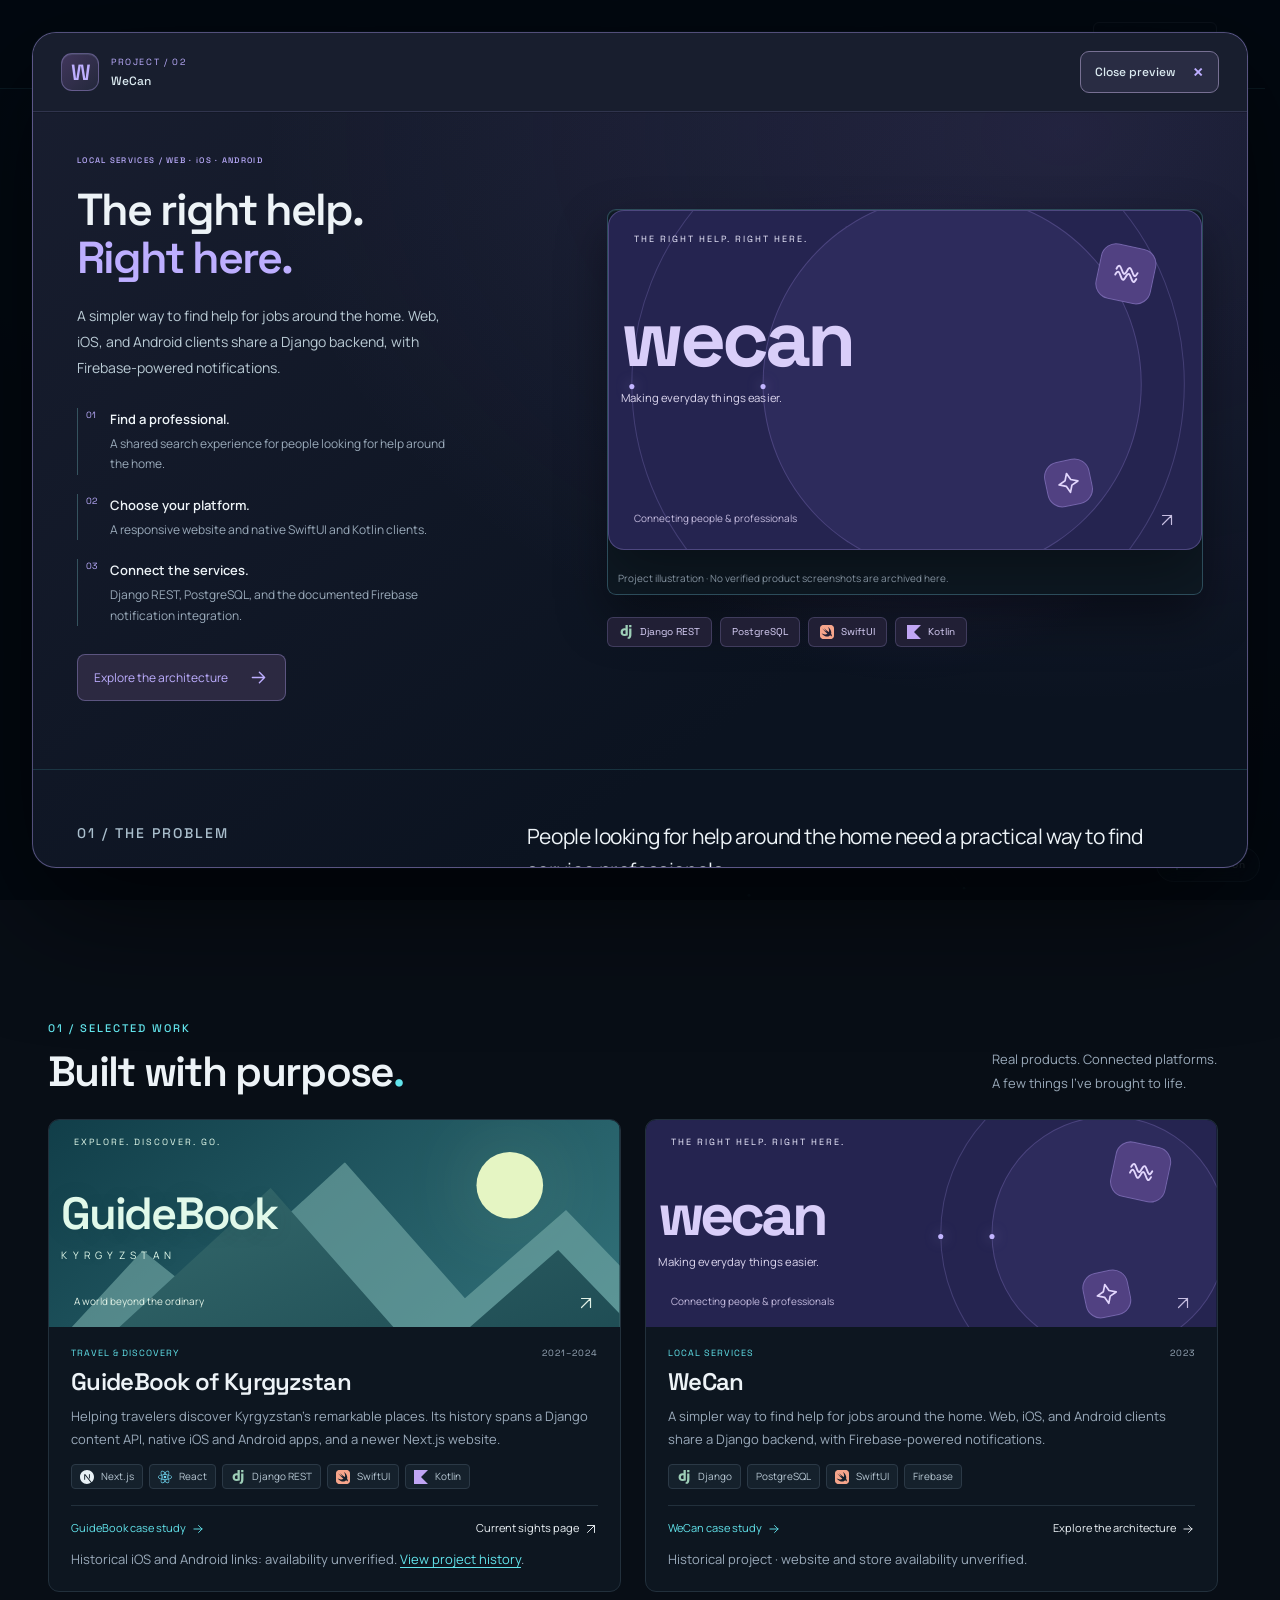
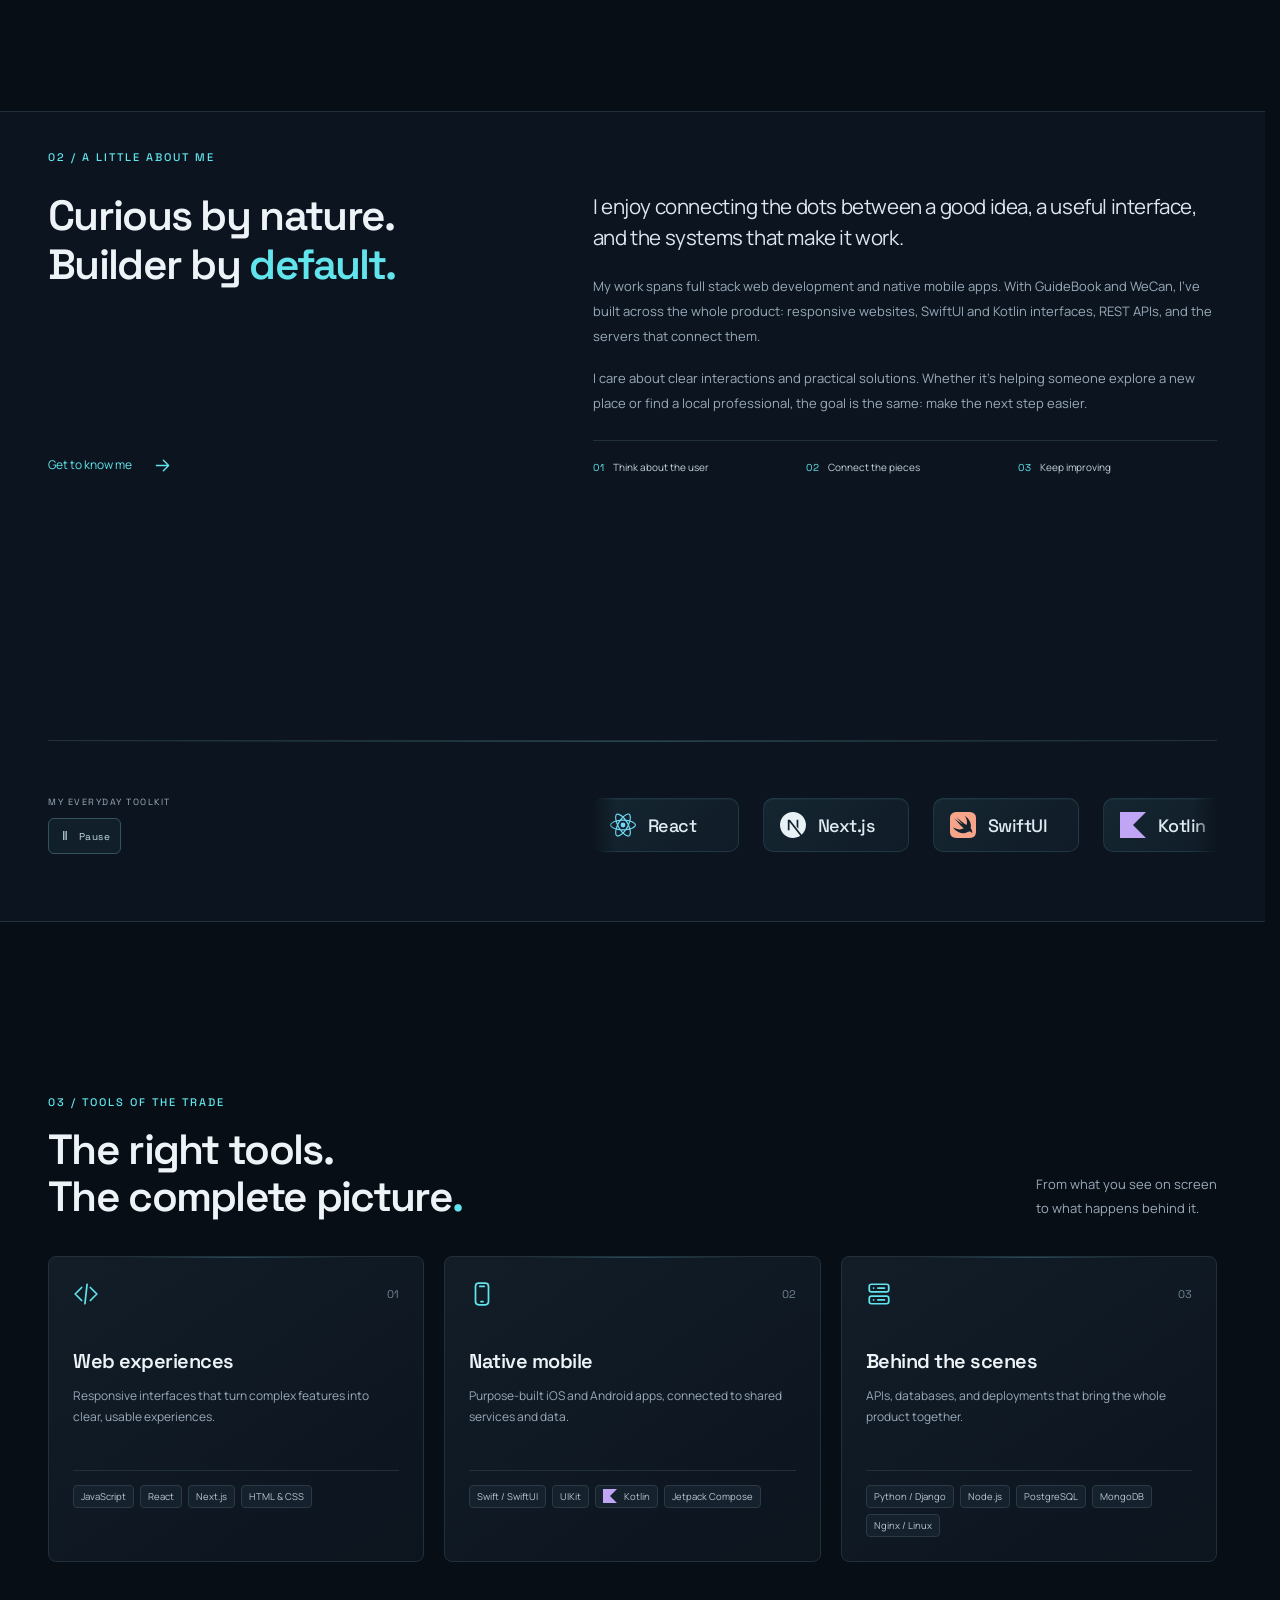
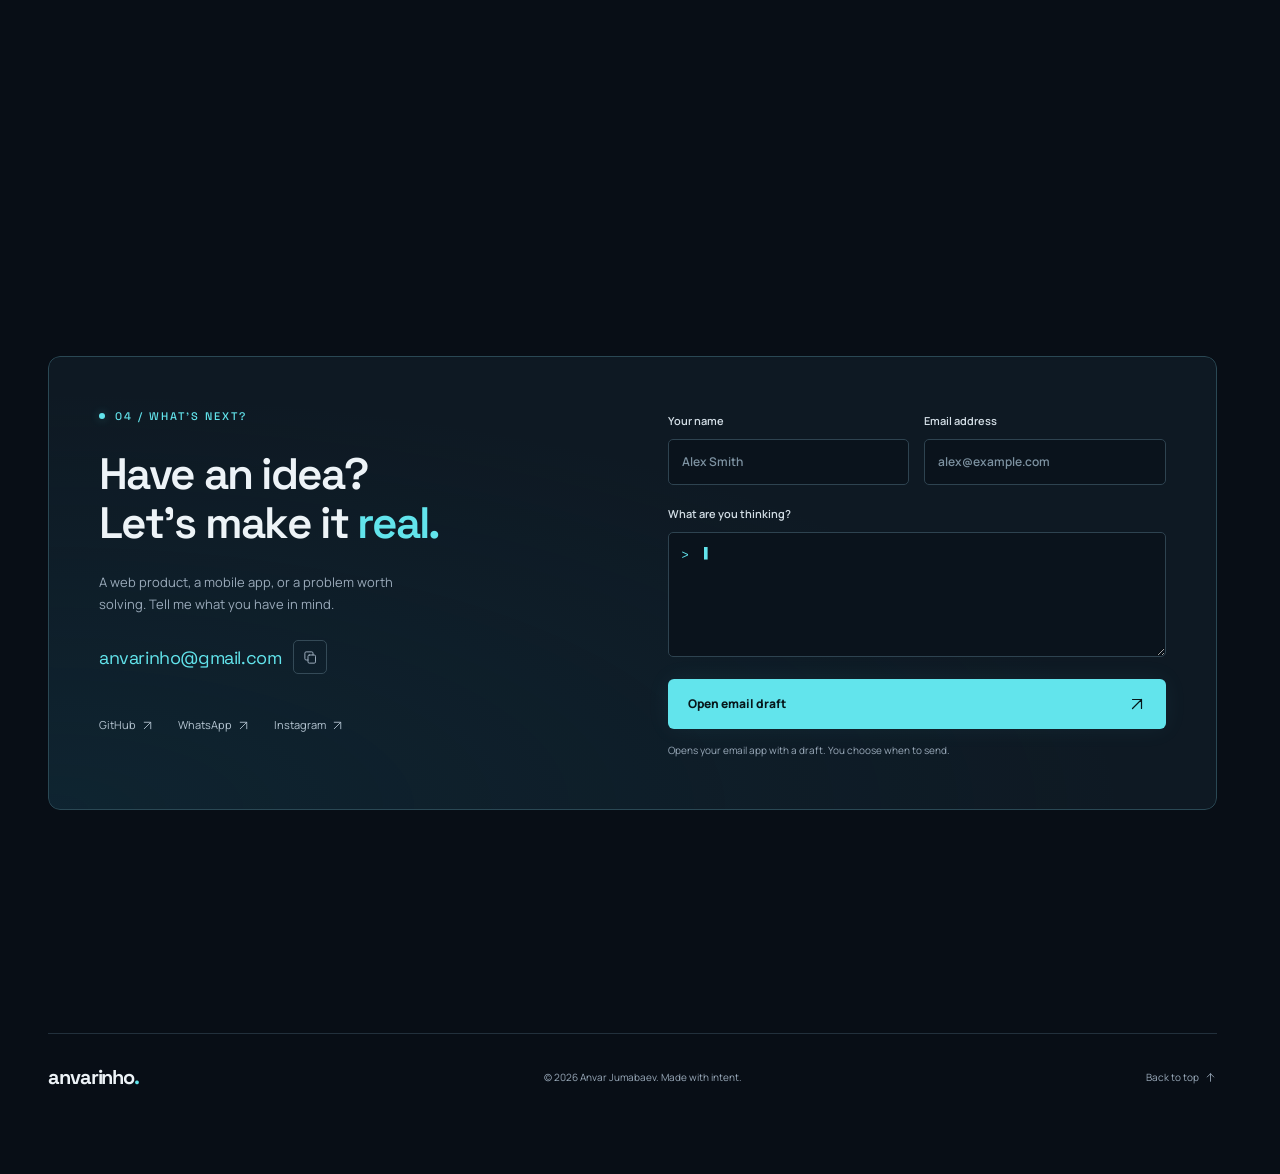
<file: projects/wecan.html>
<!DOCTYPE html>
<html lang="en"><head><meta charset="UTF-8"><meta name="viewport" content="width=device-width, initial-scale=1"><title>WeCan — Anvar Jumabaev</title><meta name="description" content="Explore WeCan in Anvar Jumabaev’s single-page portfolio."><link rel="canonical" href="https://anvarinho.github.io/"><meta http-equiv="refresh" content="0;url=/#wecan">
<link rel="icon" href="/favicon.ico" sizes="16x16 32x32 48x48" type="image/x-icon">
<link rel="icon" href="/assets/icons/favicon-16.png" sizes="16x16" type="image/png">
<link rel="icon" href="/assets/icons/favicon-32.png" sizes="32x32" type="image/png">
<link rel="icon" href="/favicon.png" sizes="96x96" type="image/png">
<link rel="icon" href="/favicon.svg" sizes="any" type="image/svg+xml">
<link rel="apple-touch-icon" href="/assets/icons/apple-touch-icon-152.png" sizes="152x152">
<link rel="apple-touch-icon" href="/assets/icons/apple-touch-icon-167.png" sizes="167x167">
<link rel="apple-touch-icon" href="/apple-touch-icon.png" sizes="180x180">
<link rel="mask-icon" href="/safari-pinned-tab.svg" color="#62e4ec">
<link rel="manifest" href="/site.webmanifest">
<meta name="theme-color" content="#080e16">
<meta name="application-name" content="anvarinho">
<meta name="apple-mobile-web-app-title" content="anvarinho">
<meta name="apple-mobile-web-app-capable" content="yes">
<meta name="mobile-web-app-capable" content="yes">
<link rel="stylesheet" href="/style.css"><script>const section=location.hash.slice(1);location.replace('/#wecan'+(section?'-'+section:''));</script></head><body><main class="container error-main"><p class="eyebrow">PROJECT PREVIEW</p><h1>WeCan</h1><p>This project is now part of the portfolio.</p><a class="button primary" href="/#wecan">Open the WeCan project</a></main></body></html>
</file>
<file: style.css>
@font-face{font-family:Manrope;font-style:normal;font-weight:400 800;font-display:swap;src:url('/assets/fonts/manrope-latin-variable.woff2') format('woff2')}
@font-face{font-family:'Space Grotesk';font-style:normal;font-weight:400 700;font-display:swap;src:url('/assets/fonts/space-grotesk-latin-variable.woff2') format('woff2')}

:root{color-scheme:dark;--bg:#080e16;--surface:#101923;--border:#22303c;--text:#edf3f7;--muted:#9aaaba;--cyan:#62e4ec;--display:'Space Grotesk',sans-serif;--body:'Manrope',sans-serif}
*{box-sizing:border-box}
html{scroll-behavior:smooth;scroll-padding-top:100px}
body{margin:0;background:var(--bg);color:var(--text);font-family:var(--body);font-size:15px;line-height:1.7}
/* Clip decorative transforms without creating a nested scrolling container. */
main{overflow-x:clip}
a{color:inherit;text-decoration:none}
button,input,textarea{font:inherit}
button,a,input,textarea{-webkit-tap-highlight-color:transparent}
button{cursor:pointer}
::selection{background:var(--cyan);color:var(--bg)}
:focus-visible{outline:2px solid var(--cyan);outline-offset:5px}
img{display:block;max-width:100%}
h1,h2,h3,p{margin:0}
h1,h2,h3{font-family:var(--display);font-weight:600;line-height:1.12}
h2{font-size:clamp(32px,3.3vw,44px);letter-spacing:-1.7px}
h2 span{color:var(--cyan)}
.container{width:min(1180px,calc(100% - 96px));margin-inline:auto}
.icon-library{position:absolute;width:0;height:0;overflow:hidden}
.icon{height:21px;width:21px;fill:none;stroke:currentColor;stroke-width:1.6;stroke-linecap:round;stroke-linejoin:round;flex-shrink:0}
.skip-link{position:fixed;top:-80px;left:20px;z-index:100;background:var(--cyan);color:var(--bg);padding:12px 20px}
.skip-link:focus{top:12px}

/* Navigation */
.header{position:sticky;top:0;z-index:20;background:rgba(8,14,22,.93);border-bottom:1px solid rgba(154,170,186,.12);backdrop-filter:blur(20px)}
.header-inner{height:88px;display:flex;align-items:center;justify-content:space-between}
.logo{font-family:var(--display);font-size:24px;letter-spacing:-1.1px;font-weight:700;display:inline-flex;align-items:center}
.logo-dot{color:var(--cyan)}
.navigation{display:flex;align-items:center;gap:32px;font-size:13px;font-weight:600}
.navigation a{color:var(--muted);transition:color .2s}
.navigation a:hover,.navigation a.active{color:var(--cyan)}
.navigation .nav-contact{margin-left:10px;color:var(--text);border:1px solid #40505c;padding:10px 17px;border-radius:6px;display:flex;align-items:center;gap:16px}
.nav-contact .icon{width:16px}
.menu-toggle{display:none}

/* Introduction and portrait */
.hero{min-height:690px;padding-block:72px 82px;display:grid;grid-template-columns:1.15fr 1fr;gap:64px;align-items:center}
.eyebrow{font-family:var(--display);font-size:11px;font-weight:500;letter-spacing:2px;color:var(--cyan);display:flex;align-items:center;gap:10px;margin-bottom:24px}
.status-dot{width:6px;height:6px;border-radius:50%;background:var(--cyan);display:inline-block;box-shadow:0 0 10px #62e4ec50;flex-shrink:0}
h1{font-size:clamp(40px,4.6vw,62px);letter-spacing:-3px;line-height:1.1;margin-bottom:27px}
h1>span{color:var(--cyan)}
.hero-intro{font-size:19px;color:#c1cbd4;margin-bottom:12px}
.hero-intro strong{color:var(--text);font-weight:600}
.wave{color:var(--cyan);margin-left:5px;width:22px;height:22px;vertical-align:-4px}
.hero-description{color:var(--muted);max-width:455px;line-height:1.9;font-size:14px}
.button-row{display:flex;gap:12px;flex-wrap:wrap;margin-top:30px}
.button{display:inline-flex;align-items:center;justify-content:center;gap:20px;padding:14px 19px;border-radius:6px;border:1px solid transparent;font-size:12px;font-weight:800;transition:background .2s,transform .2s}
.button:hover{transform:translateY(-2px)}
.button .icon{width:18px;height:18px}
.primary{background:var(--cyan);color:#07171b}
.primary:hover{background:#a0f5fa}
.secondary{border-color:#354450;background:#101923;color:var(--text)}
.secondary:hover{background:#1b2b38}
.hero-footnote{display:flex;gap:12px;align-items:center;margin-top:35px;font-size:11px;color:var(--muted)}
.tiny-line{width:25px;height:1px;background:#4c6577}
.hero-art{position:relative;min-width:0;margin-right:12px;isolation:isolate}
.hero-art:before{content:'';position:absolute;inset:-40px;background:radial-gradient(ellipse,#0d66782b,transparent 68%);z-index:-1;pointer-events:none}
.portrait-frame{border:1px solid #2e515e;border-radius:12px;overflow:hidden;background:#091822;box-shadow:18px 18px 0 -1px var(--bg),18px 18px 0 0 #20303b}
.frame-top{display:flex;align-items:center;justify-content:space-between;padding:14px 17px;font:9px var(--display);letter-spacing:1.3px;color:#9fbac6}
.frame-top>span:first-child{display:flex;align-items:center;gap:7px}
.frame-top .status-dot{width:4px;height:4px}
.portrait-frame img{width:100%;height:auto;aspect-ratio:1;object-fit:cover}
.portrait-caption{display:flex;align-items:center;justify-content:space-between;padding:15px 20px;background:#0f1b26;font-family:var(--display);font-size:16px}
.portrait-caption small{display:block;color:var(--muted);font:10px var(--body);margin-top:4px}
.portrait-signature{color:var(--cyan);font-size:25px}
.floating-label{position:absolute;bottom:99px;left:-30px;padding:12px 18px;background:#111f2bec;border:1px solid #456371;border-radius:8px;box-shadow:0 8px 25px #0004;display:flex;align-items:center;gap:13px;font-size:10px;line-height:1.7;color:#b2c4ce}
.floating-label .icon{color:var(--cyan);width:26px;height:26px}
.floating-label strong{color:var(--text);font-weight:600}
.art-coordinate{position:absolute;right:0;bottom:-43px;color:#7b929f;font:9px var(--display);letter-spacing:2px}
.stack-strip{border-block:1px solid var(--border);background:#0c141e}
.stack-strip>.container{display:flex;align-items:center;gap:65px;min-height:88px}
.strip-label{font:9px var(--display);letter-spacing:1.5px;color:var(--muted);white-space:nowrap}
.strip-tools{display:flex;align-items:center;justify-content:space-between;gap:30px;flex:1;color:#bfccd5;font:500 20px var(--display);letter-spacing:-.6px}
.strip-tools>span{display:inline-flex;align-items:center;gap:6px}
.strip-tools .icon{width:16px;height:16px;color:var(--cyan)}

/* Selected projects */
.section{padding-block:100px}
.section-heading{display:flex;align-items:flex-end;justify-content:space-between;gap:30px;margin-bottom:38px}
.section-heading .eyebrow{margin-bottom:14px}
.section-heading>p{font-size:13px;color:var(--muted);line-height:1.8}
.project-grid{display:grid;grid-template-columns:1fr 1fr;gap:24px}
.project-card{border:1px solid var(--border);border-radius:11px;overflow:hidden;background:#0d1620;transition:border-color .2s,transform .2s}
.project-card:hover{border-color:#477384}
.project-visual{height:255px;position:relative;overflow:hidden;isolation:isolate}
.visual-label{position:absolute;top:22px;left:25px;font:9px var(--display);letter-spacing:2px;z-index:2}
.guide-visual{background:linear-gradient(140deg,#113e49,#32727a);color:#e1f9ea}
.guide-visual:before{content:'';position:absolute;right:90px;top:30px;width:65px;height:65px;border-radius:50%;background:#e5f5c3;box-shadow:0 0 80px #ffffab28}
.mountain{position:absolute;inset:40px -15px -50px;clip-path:polygon(0 77%,14% 37%,23% 56%,46% 0,65% 57%,81% 20%,100% 72%,100% 100%,0 100%)}
.mountain-back{background:#79aeaa;opacity:.6;transform:translateX(35px)}
.mountain-front{background:linear-gradient(160deg,#396f71,#123c46);transform:translate(-30px,60px) scale(1.3)}
.guide-wordmark{position:absolute;top:81px;left:27px;font:600 48px var(--display);letter-spacing:-2px;text-shadow:0 2px 20px #133b4233}
.guide-wordmark>span{display:block;font:10px var(--body);letter-spacing:5px;margin-top:5px}
.visual-bottom{position:absolute;bottom:20px;left:25px;right:25px;display:flex;justify-content:space-between;font:10px var(--body);color:#e0f0e5}
.visual-bottom .icon{width:18px;height:18px}
.wecan-visual{background:#252450;color:#edecff}
.wecan-orbit{position:absolute;width:330px;height:330px;right:-45px;top:-55px;border:1px solid #b6a4ff35;border-radius:50%}
.orbit-two{width:230px;height:230px;top:-5px;right:5px;background:#8c77de15}
.wecan-wordmark{position:absolute;left:27px;top:75px;font:700 64px var(--display);letter-spacing:-4px;color:#d9cef9}
.wecan-wordmark>span{font:11px var(--body);letter-spacing:0;display:block;margin-top:1px;color:#ded8f0}
.wecan-visual .visual-bottom{color:#c6bde0}
.service-bubble{position:absolute;display:grid;place-items:center;border:1px solid #bbabfd55;border-radius:15px;width:55px;height:55px;font-size:34px;background:#514182;color:#e2d6fd}
.bubble-one{right:62px;top:50px;transform:rotate(12deg)}
.bubble-two{right:100px;bottom:47px;transform:rotate(-12deg);width:45px;height:45px;font-size:28px}
.service-bubble .icon{width:28px;height:28px}
.bubble-two .icon{width:25px;height:25px}
.project-body{padding:27px}
.project-meta{display:flex;align-items:center;justify-content:space-between;color:var(--muted);font:9px var(--display);letter-spacing:1px;margin-bottom:15px}
.project-meta>span:first-child{color:var(--cyan)}
.project-body h3{font-size:24px;letter-spacing:-.7px;margin-bottom:13px}
.project-body>p{font-size:13px;color:var(--muted);line-height:1.9}
.tags{display:flex;flex-wrap:wrap;gap:7px;margin-top:21px}
.tags>span{font-size:10px;color:#b8c8d4;border:1px solid #2b3946;background:#15212c;border-radius:4px;padding:4px 9px;white-space:nowrap}
.project-links{display:flex;align-items:center;gap:23px;border-top:1px solid var(--border);margin-top:25px;padding-top:20px;font-size:11px}
.project-links>a{display:inline-flex;align-items:center;gap:5px;white-space:nowrap}
.project-links>a:first-child{margin-right:auto;color:var(--cyan)}
.project-links .icon{width:14px;height:14px}
.project-links a:hover,.project-archive:hover{color:var(--cyan)}
.project-archive{display:inline-flex;align-items:center;gap:5px;font-size:10px;color:var(--muted);margin-top:15px}
.project-archive .icon,.social-links .icon,.back-top .icon{width:13px;height:13px}

/* About and capabilities */
.about-section{border-block:1px solid var(--border);background:#0c151f;padding-block:80px}
.about-grid{display:grid;grid-template-columns:1fr 1.2fr;gap:85px}
.about-grid h2{line-height:1.2}
.text-link{display:inline-flex;gap:20px;align-items:center;color:var(--cyan);font-size:12px;margin-top:28px}
.about-copy>p{color:var(--muted);font-size:13px;margin-bottom:18px;line-height:1.9}
.about-copy .large-copy{font-size:20px;line-height:1.6;color:#dde6ee;letter-spacing:-.4px}
.about-principles{display:flex;flex-wrap:wrap;gap:18px;border-top:1px solid var(--border);padding-top:21px;margin-top:28px;font-size:10px;color:#c5d2dc}
.about-principles i{font-style:normal;color:var(--cyan);margin-right:6px;font-family:var(--display)}
.skills-grid{display:grid;grid-template-columns:repeat(3,1fr);gap:20px}
.skill-card{padding:29px;border:1px solid var(--border);border-radius:8px;position:relative;background:linear-gradient(145deg,#121d28,#0c141e)}
.skill-icon{width:29px;height:29px;color:var(--cyan);margin-bottom:28px}
.skill-number{position:absolute;right:25px;top:27px;color:#718696;font:11px var(--display)}
.skill-card h3{font-size:21px;letter-spacing:-.5px;margin-bottom:13px}
.skill-card p{font-size:12px;color:var(--muted);line-height:1.9}
.skill-card .tags{margin-top:23px}

/* Contact */
.contact-section{padding-bottom:75px}
.contact-panel{border:1px solid #2a4854;border-radius:12px;background:radial-gradient(ellipse at 0 100%,#10425545,transparent 65%),#0e1923;padding:50px;display:grid;grid-template-columns:1fr 1fr;gap:70px}
.contact-copy h2{font-size:44px;line-height:1.13;margin-bottom:22px}
.contact-copy>p:not(.eyebrow):not(.copy-status){font-size:13px;color:var(--muted);max-width:340px}
.email-row{display:flex;align-items:center;gap:12px;margin-top:25px}
.email-row>a{font:18px var(--display);color:var(--cyan);letter-spacing:-.4px}
.email-row button{border:1px solid #344a57;border-radius:5px;color:var(--muted);background:transparent;display:grid;place-content:center;width:34px;height:34px;flex-shrink:0}
.email-row button:hover{color:var(--cyan)}
.email-row .icon{width:15px;height:15px}
.copy-status{min-height:22px;font-size:10px;color:var(--cyan);margin-top:5px}
.social-links{display:flex;gap:24px;font-size:11px;color:#b6c6d3;margin-top:15px}
.social-links a,.back-top{display:inline-flex;align-items:center;gap:5px}
.social-links a:hover{color:var(--cyan)}
form{padding-top:5px;min-width:0}
label{display:block;font-size:11px;font-weight:600;color:#d4dfe7}
.form-row{display:grid;grid-template-columns:1fr 1fr;gap:15px}
input,textarea{display:block;width:100%;border:1px solid #2e4350;border-radius:5px;background:#0a131c;color:var(--text);font-size:12px;padding:12px 13px;margin-top:8px;margin-bottom:20px;min-width:0}
textarea{resize:vertical;min-height:125px;max-height:350px}
input::placeholder,textarea::placeholder{color:#7d92a1;opacity:1}
form .button{width:100%;justify-content:space-between;margin-top:2px}
.form-note{color:var(--muted);font-size:10px;margin-top:13px;line-height:1.7}
.footer{padding-block:26px;border-top:1px solid var(--border);display:flex;align-items:center;justify-content:space-between;gap:20px}
.footer .logo{font-size:20px}
.footer p,.back-top{font-size:10px;color:var(--muted)}
.back-top:hover{color:var(--cyan)}

@media(min-width:1500px){.hero{min-height:750px}}
@media(max-width:1100px){
  .container{width:calc(100% - 64px)}.hero{gap:38px}.button{padding:13px 14px;gap:10px}
  .stack-strip>.container{gap:30px}.strip-tools{font-size:17px;gap:20px}.about-grid{gap:45px}
  .contact-panel{padding:35px;gap:35px}.project-links{gap:14px}
}
@media(max-width:800px){
  .container{width:calc(100% - 40px)}.header-inner{height:72px}.navigation{gap:20px}.navigation .nav-contact{margin-left:0;padding:8px 12px}
  .hero{gap:28px;padding-block:50px 65px;min-height:0}h1{font-size:40px;letter-spacing:-2px}.hero .eyebrow{font-size:9px;letter-spacing:1px}
  .hero-intro{font-size:16px}.hero-description{font-size:12px}.hero-footnote{font-size:9px}
  .portrait-caption{font-size:13px;padding:12px}.portrait-caption small{font-size:8px}.frame-top{font-size:7px;letter-spacing:.5px;padding:12px}
  .floating-label{left:-15px;bottom:80px;padding:8px 12px;font-size:8px}
  .stack-strip>.container{flex-direction:column;align-items:stretch;gap:15px;padding-block:20px}.strip-label{text-align:center}
  .strip-tools{font-size:16px;gap:12px;flex-wrap:wrap;justify-content:center;column-gap:30px}
  .section{padding-block:70px}.project-visual{height:210px}.project-body{padding:20px}.project-body h3{font-size:21px}
  .project-links{flex-wrap:wrap;column-gap:17px}.project-links>a:first-child{width:100%}.guide-wordmark{font-size:38px}.wecan-wordmark{font-size:51px}
  .service-bubble{right:22px}.bubble-two{right:40px}.about-grid{gap:35px;grid-template-columns:1fr 1.15fr}.about-section{padding-block:60px}
  .skills-grid{gap:12px}.skill-card{padding:21px}.skill-card h3{font-size:18px}.contact-panel{gap:25px;padding:30px}
  .contact-copy h2{font-size:37px}.form-row{grid-template-columns:1fr;gap:0}.email-row>a{font-size:16px}
}
@media(max-width:600px){
  html{scroll-padding-top:85px}.header-inner{height:68px}.logo{font-size:22px}
  .menu-toggle{display:flex;width:42px;height:42px;border:1px solid var(--border);border-radius:6px;background:var(--surface);flex-direction:column;justify-content:center;align-items:center;gap:6px}
  .menu-toggle span{height:1px;width:18px;background:var(--text);transition:transform .2s}
  .menu-toggle[aria-expanded=true] span:first-child{transform:translateY(3.5px) rotate(45deg)}.menu-toggle[aria-expanded=true] span:last-child{transform:translateY(-3.5px) rotate(-45deg)}
  html[data-nav-ready] .navigation{display:flex;flex-direction:column;position:absolute;top:68px;left:0;right:0;background:#101923f5;backdrop-filter:blur(20px);border-bottom:1px solid var(--border);padding:20px;align-items:stretch;gap:5px;box-shadow:0 15px 20px #0004;opacity:0;visibility:hidden;transform:translateY(-12px);pointer-events:none;transition:opacity .25s ease,transform .3s cubic-bezier(.2,.65,.3,1),visibility 0s linear .3s}
  html[data-nav-ready] .navigation.is-open{opacity:1;visibility:visible;transform:translateY(0);pointer-events:auto;transition-delay:0s}html[data-nav-ready] .navigation a{padding:12px;opacity:0;translate:0 -6px;transition:color .2s,opacity .2s,translate .25s}
  html[data-nav-ready] .navigation.is-open a{opacity:1;translate:0 0;transition-delay:calc(var(--nav-order,0) * 35ms + 50ms)}
  .navigation a:nth-child(2){--nav-order:1}.navigation a:nth-child(3){--nav-order:2}.navigation a:nth-child(4){--nav-order:3}.navigation a:nth-child(5){--nav-order:4}
  .navigation .nav-contact{margin-top:8px;justify-content:space-between;padding:12px}
  .hero{grid-template-columns:1fr;padding-block:44px 65px;gap:44px}.hero .eyebrow{font-size:9px;letter-spacing:1.4px;margin-bottom:22px}
  h1{font-size:clamp(36px,9.4vw,54px);letter-spacing:-2px;line-height:1.12;margin-bottom:23px}.hero-intro{font-size:18px}
  .hero-description{font-size:14px;max-width:440px}.button-row{gap:10px;margin-top:25px}.button{font-size:11px;padding:13px 15px;gap:12px}
  .hero-footnote{font-size:10px;margin-top:25px}.hero-art{width:min(100% - 16px,390px);margin-inline:auto}.hero-art:before{inset:-15px}
  .frame-top{font-size:8px;padding:13px}.portrait-caption{font-size:15px;padding:15px}.portrait-caption small{font-size:9px}
  .floating-label{font-size:9px;left:-15px;bottom:85px;padding:10px 14px}.art-coordinate{font-size:8px;bottom:-36px}
  .stack-strip>.container{padding-block:22px}.strip-tools{font-size:16px;gap:15px 26px}.section{padding-block:60px}
  .section-heading{display:block;margin-bottom:28px}.section-heading>p{margin-top:16px;font-size:12px}.section-heading>p br{display:none}
  h2{font-size:34px;letter-spacing:-1.3px}.eyebrow{font-size:9px;letter-spacing:1.6px;margin-bottom:19px}
  .project-grid{grid-template-columns:1fr;gap:24px}.project-visual{height:235px}.project-body{padding:24px}.guide-wordmark{font-size:46px}
  .wecan-wordmark{font-size:62px}.service-bubble{right:45px}.bubble-two{right:80px}.project-body h3{font-size:23px}
  .project-links{gap:15px;font-size:10px}.project-links>a:first-child{width:auto}.about-grid{grid-template-columns:1fr;gap:30px}
  .about-copy .large-copy{font-size:19px}.about-principles{gap:16px}.skills-grid{grid-template-columns:1fr;gap:15px}
  .skill-card{padding:26px}.skill-icon{margin-bottom:20px}.skill-card h3{font-size:22px}.skill-card p{font-size:13px}
  .contact-section{padding-bottom:45px}.contact-panel{grid-template-columns:1fr;padding:26px;gap:25px}.contact-copy h2{font-size:38px}
  .email-row>a{font-size:18px}.form-row{grid-template-columns:1fr 1fr;gap:12px}.footer{flex-wrap:wrap;gap:16px;padding-block:23px}
  .footer p{order:3;width:100%;font-size:10px}.back-top{margin-left:auto}input,textarea{font-size:16px}input::placeholder,textarea::placeholder{font-size:12px}
}
@media(max-width:360px){
  .container{width:calc(100% - 32px)}.button-row{flex-direction:column}.button-row .button{justify-content:space-between}
  .form-row{grid-template-columns:1fr;gap:0}.contact-panel{padding:20px}.project-body{padding:19px}.project-links{gap:12px}
  .email-row>a{font-size:16px}.frame-top{font-size:7px}
}
/* One motion language: quick feedback, deliberate arrivals, quiet ambience. */
:root{--ease-out:cubic-bezier(.16,1,.3,1);--ease-in-out:cubic-bezier(.65,0,.35,1);--duration-fast:180ms;--duration-ui:360ms;--duration-arrive:850ms}
body{isolation:isolate}
.ambient-light{position:fixed;inset:0;overflow:hidden;pointer-events:none;z-index:-1}
.ambient-light span{position:absolute;width:650px;height:650px;border-radius:50%;background:radial-gradient(circle,#12677924,transparent 68%);top:-200px;left:-200px}
.ambient-light span+span{background:radial-gradient(circle,#5747a41b,transparent 68%);left:auto;right:-300px;top:25%}
.header{backdrop-filter:none;transition:background var(--duration-ui),box-shadow var(--duration-ui)}
.header.is-scrolled{background:#080e16f5;box-shadow:0 8px 30px #0002}
.navigation>a:not(.nav-contact){position:relative}
.navigation>a:not(.nav-contact):after{content:'';position:absolute;left:0;right:0;bottom:-8px;height:1px;background:var(--cyan);transform:scaleX(0);transform-origin:right;transition:transform var(--duration-ui) var(--ease-out)}
.navigation>a.active:after,.navigation>a:hover:after,.navigation>a:focus-visible:after{transform:scaleX(1);transform-origin:left}
.nav-contact .icon,.text-link .icon,.project-links .icon,.project-archive .icon,.social-links .icon,.back-top .icon{transition:transform var(--duration-ui) var(--ease-out)}
:is(.nav-contact,.project-links a,.project-archive,.social-links a):is(:hover,:focus-visible) .icon{transform:translate(3px,-3px)}
.text-link:is(:hover,:focus-visible) .icon{transform:translateX(5px)}
.back-top:is(:hover,:focus-visible) .icon{transform:translateY(-4px)}
.hero{position:relative;isolation:isolate}
.hero:before{content:'';position:absolute;inset:0 -20px;z-index:-2;background-image:linear-gradient(#62e4ec07 1px,transparent 1px),linear-gradient(90deg,#62e4ec07 1px,transparent 1px);background-size:52px 52px;mask-image:radial-gradient(ellipse at 65% 40%,#000,transparent 73%);pointer-events:none}
.network-canvas{position:absolute;inset:0;width:100%;height:100%;z-index:-1;pointer-events:none;opacity:.5}
.line-mask{display:block;overflow:clip;padding-bottom:.09em;margin-bottom:-.09em}
h1 .line-mask{color:var(--text)}
h1 .line-text,h2 .line-text,h2 .line-mask{display:block;color:inherit}
h1 .accent{background:linear-gradient(110deg,#62e4ec 12%,#b3f9ff 60%,#b5a1fa);background-clip:text;-webkit-background-clip:text;color:transparent}
.wave{display:inline-block}
.portrait-orbit{position:absolute;inset:-24px -21px;border:1px solid #62e4ec14;border-radius:50%;z-index:-1;pointer-events:none;translate:0 var(--hero-parallax,0px)}
.portrait-orbit:after{content:'';position:absolute;inset:15px -8px;border:1px solid #a992ff0e;border-radius:50%;rotate:-20deg}
.portrait-frame{position:relative;transform:perspective(1100px) rotateX(var(--tilt-x,0deg)) rotateY(var(--tilt-y,0deg));transition:transform 650ms var(--ease-out),border-color var(--duration-ui)}
.portrait-viewport{position:relative;overflow:hidden}
.portrait-viewport img{scale:1.025;translate:var(--depth-x,0px) var(--depth-y,0px);transition:translate 650ms var(--ease-out)}
.portrait-scan{position:absolute;inset:-1px 0;background:linear-gradient(transparent 46%,#62e4ec08 49%,#b2faff55 50%,transparent 50.3%);transform:translateY(-105%);animation:portrait-scan 14s var(--ease-in-out) 1.2s infinite;pointer-events:none}
.portrait-crosshair{position:absolute;width:22px;height:22px;border-color:#c0fcff99;border-style:solid;z-index:1;pointer-events:none}
.crosshair-top{top:16px;left:16px;border-width:1px 0 0 1px}
.crosshair-bottom{bottom:16px;right:16px;border-width:0 1px 1px 0}
.portrait-readout{position:absolute;bottom:18px;left:17px;right:50px;display:flex;justify-content:space-between;gap:8px;font:8px monospace;letter-spacing:1px;color:#e0feff;text-shadow:0 1px 6px #000;background:#08151b99;padding:6px 8px;border-left:1px solid var(--cyan)}
.portrait-readout>span{color:var(--cyan)}
.floating-label{backdrop-filter:blur(12px);translate:0 calc(var(--hero-parallax,0px) * -.45);transition:translate 100ms linear}
/* A real SVG stroke traces the frame, without rotating an oversized paint layer. */
.border-trace{position:absolute;inset:1px;width:calc(100% - 2px);height:calc(100% - 2px);overflow:visible;pointer-events:none;z-index:4;border-radius:inherit;opacity:0;transition:opacity var(--duration-ui)}
.border-trace rect{fill:none;stroke:var(--cyan);stroke-width:1;vector-effect:non-scaling-stroke;stroke-dasharray:.12 .88;stroke-dashoffset:1}
.portrait-frame .border-trace{opacity:.85}
.portrait-frame .border-trace rect{animation:frame-trace 1.6s var(--ease-in-out) .45s both}
/* Arrival finishes in 1.25s; focus bypasses the sequence immediately. */
.intro-running .header .logo{animation:settle 550ms var(--ease-out) both}
.intro-running .hero-copy>.eyebrow{animation:settle 550ms var(--ease-out) 80ms both}
.intro-running h1 .line-text{animation:line-reveal 750ms var(--ease-out) calc(140ms + var(--line-order,0) * 95ms) both}
.intro-running .portrait-frame{animation:portrait-resolve 950ms var(--ease-out) 260ms both}
.intro-running .floating-label{animation:settle 650ms var(--ease-out) 600ms both}
.intro-running .art-coordinate{animation:settle 650ms var(--ease-out) 650ms both}
.intro-running .hero-intro{animation:settle 650ms var(--ease-out) 480ms both}
.intro-running .hero-description{animation:settle 650ms var(--ease-out) 550ms both}
.intro-running .button-row{animation:settle 600ms var(--ease-out) 620ms both}
.intro-running .hero-footnote{animation:settle 600ms var(--ease-out) 700ms both}
@media(min-width:601px){.intro-running .navigation>a{animation:settle 500ms var(--ease-out) calc(35ms + var(--nav-order,0) * 35ms) both}}
/* Buttons keep their hit area fixed; only the contents follow the pointer. */
.button{position:relative;overflow:hidden;transform:none;transition:background var(--duration-fast),box-shadow var(--duration-ui),border-color var(--duration-ui)}
.button:hover{transform:none}
.button-content{display:inline-flex;width:100%;align-items:center;justify-content:inherit;gap:inherit;translate:var(--magnet-x,0px) var(--magnet-y,0px);scale:1;transition:translate 500ms var(--ease-out),scale var(--duration-fast) var(--ease-out)}
.button:active .button-content{scale:.96}
.button.primary{box-shadow:0 0 25px #62e4ec10}
.button.primary:before{content:'';position:absolute;inset:0;background:linear-gradient(110deg,transparent 25%,#fff5 50%,transparent 75%);transform:translateX(-130%);pointer-events:none}
.button.primary:is(:hover,:focus-visible):before{animation:button-sheen 650ms var(--ease-out)}
.button.primary:is(:hover,:focus-visible){box-shadow:0 0 28px #62e4ec22}
.button .icon{transition:transform var(--duration-ui) var(--ease-out)}
.button:is(:hover,:focus-visible) .icon{transform:translateX(3px)}
.button:has(use[href='#external']):is(:hover,:focus-visible) .icon{transform:translate(2px,-2px)}
.stack-strip{position:relative;overflow:hidden;background:#0c141ecc}
.stack-strip:before{content:'';position:absolute;top:0;left:0;width:100%;height:1px;background:linear-gradient(90deg,transparent,#62e4ec80,transparent);transform:scaleX(.15);opacity:0}
.stack-strip.is-visible:before{animation:section-signal 1.2s var(--ease-out) both}
.strip-tools>span{transition:color var(--duration-fast)}
.strip-tools>span:hover{color:var(--cyan)}
/* Work is the depth section. Lighting moves as a composited surface. */
.project-card,.skill-card,.contact-panel{position:relative;isolation:isolate}
.project-card{transform:perspective(1400px) rotateX(var(--tilt-x,0deg)) rotateY(var(--tilt-y,0deg));transition:transform 650ms var(--ease-out),border-color var(--duration-ui),box-shadow var(--duration-ui)}
.project-card:after,.portrait-frame:after{content:'';position:absolute;left:0;top:0;width:360px;height:360px;border-radius:50%;background:radial-gradient(circle,#9cf7ff15,transparent 67%);transform:translate(calc(var(--light-x,0px) - 180px),calc(var(--light-y,0px) - 180px));opacity:0;transition:opacity var(--duration-ui),transform 400ms var(--ease-out);pointer-events:none;z-index:3}
.project-card:focus-within{border-color:#62e4ec70;box-shadow:0 12px 40px #0003}
.project-card:is(:hover,:focus-within) .border-trace{opacity:.75}
.project-card:is(:hover,:focus-within) .border-trace rect{animation:frame-trace 2.6s linear infinite}
.project-scene{position:absolute;inset:-8px;scale:1.025;translate:0 var(--scene-y,0px);transition:scale 1.1s var(--ease-out)}
.project-visual[data-in-view=true] .project-scene{will-change:transform}
.project-scene .guide-wordmark,.project-scene .wecan-wordmark{translate:var(--depth-x,0px) var(--depth-y,0px);transition:translate 650ms var(--ease-out)}
.project-scene .mountain-front,.project-scene .service-bubble{translate:calc(var(--depth-x,0px) * 1.6) calc(var(--depth-y,0px) * 1.6);transition:translate 650ms var(--ease-out)}
/* The sun belongs to the scene so all artwork shares one vanishing point. */
.guide-visual:before{content:none}
.guide-visual .project-scene:before{content:'';position:absolute;right:90px;top:30px;width:65px;height:65px;border-radius:50%;background:#e5f5c3;box-shadow:0 0 80px #ffffab28}
.project-visual{transition:clip-path 1s var(--ease-out)}
.project-links a{padding-block:4px;margin-block:-4px;transition:color var(--duration-fast)}
.skill-card{overflow:hidden;transition:border-color var(--duration-ui),background var(--duration-ui)}
.skill-card:before{content:'';position:absolute;top:0;left:20%;right:20%;height:1px;background:linear-gradient(90deg,transparent,#62e4ec99,transparent);opacity:.4;transition:opacity var(--duration-ui)}
.skill-card:focus-within:before{opacity:1}
.tags>span{transition:border-color var(--duration-fast),background var(--duration-fast)}
.tags>span:hover{border-color:#62e4ec66;background:#19313b}
.wecan-orbit:after{content:'';position:absolute;width:5px;height:5px;background:#c2b5ff;border-radius:50%;top:50%;left:-3px;box-shadow:0 0 12px #bcacff88}
/* Section-specific arrival: masked type, unfolding work, sequenced stack. */
.reveal-ready .line-text{translate:0 108%;transition:translate var(--duration-arrive) var(--ease-out);transition-delay:calc(var(--line-order,0) * 85ms)}
.reveal-ready.is-visible .line-text,.reveal-ready:focus-within .line-text{translate:0 0}
.section-heading.reveal-ready>p{opacity:0;translate:0 12px;transition:opacity 650ms var(--ease-out) 180ms,translate 650ms var(--ease-out) 180ms}
.section-heading.is-visible>p{opacity:1;translate:0 0}
.project-card.reveal-ready .project-visual{clip-path:inset(0 0 100% 0 round 8px 8px 0 0);transition-delay:var(--reveal-delay,0ms)}
.project-card.reveal-ready .project-scene{scale:1.12}
.project-card.reveal-ready .project-body{opacity:0;translate:0 18px;transition:opacity 700ms var(--ease-out),translate 850ms var(--ease-out);transition-delay:calc(var(--reveal-delay,0ms) + 170ms)}
.project-card.is-visible .project-visual,.project-card:focus-within .project-visual{clip-path:inset(0 round 8px 8px 0 0)}
.project-card.is-visible .project-scene,.project-card:focus-within .project-scene{scale:1.025}
.project-card.is-visible .project-body,.project-card:focus-within .project-body{opacity:1;translate:0 0}
.about-copy.reveal-ready>p,.about-copy.reveal-ready .about-principles>span{opacity:0;translate:0 14px;transition:opacity 700ms var(--ease-out),translate 850ms var(--ease-out);transition-delay:calc(var(--item-order,0) * 90ms)}
.about-copy.is-visible>p,.about-copy.is-visible .about-principles>span{opacity:1;translate:0 0}
.stack-strip.reveal-ready .strip-tools>span,.skill-card.reveal-ready{opacity:0;translate:0 18px;transition:opacity 650ms var(--ease-out),translate 800ms var(--ease-out);transition-delay:var(--reveal-delay,0ms)}
.stack-strip.is-visible .strip-tools>span,.skill-card.is-visible{opacity:1;translate:0 0}
.skill-card.reveal-ready .tags>span{opacity:0;translate:0 6px;transition:opacity 450ms var(--ease-out),translate 550ms var(--ease-out);transition-delay:calc(var(--reveal-delay,0ms) + 120ms + var(--item-order,0) * 40ms)}
.skill-card.is-visible .tags>span{opacity:1;translate:0 0}
.contact-panel{overflow:hidden;transition:border-color var(--duration-ui),box-shadow var(--duration-ui)}
.contact-panel:before{content:'';position:absolute;inset:0;background:radial-gradient(ellipse at 70% 100%,#62e4ec0d,transparent 65%);opacity:0;transition:opacity 600ms;pointer-events:none;z-index:-1}
.contact-panel:focus-within{border-color:#62e4ec70;box-shadow:0 0 45px #62e4ec08}
.contact-panel:focus-within:before{opacity:1}
.contact-panel.reveal-ready{clip-path:inset(0 0 0 100% round 12px);transition:clip-path 1s var(--ease-out)}
.contact-panel.is-visible,.contact-panel:focus-within{clip-path:inset(0 round 12px)}
.contact-panel.reveal-ready form{opacity:0;translate:0 16px;transition:opacity 700ms var(--ease-out) 220ms,translate 850ms var(--ease-out) 220ms}
.contact-panel:is(.is-visible,:focus-within) form{opacity:1;translate:0 0}
.reveal-ready:focus-within,.reveal-ready:focus-within :is(.line-text,.project-visual,.project-body,form){transition-duration:0s;transition-delay:0s}
input,textarea{transition:border-color var(--duration-fast),box-shadow var(--duration-ui)}
input:focus,textarea:focus{border-color:#62e4eca0;box-shadow:0 0 0 3px #62e4ec0b,0 0 20px #62e4ec0d}
label{transition:color var(--duration-fast)}
label:focus-within{color:var(--cyan)}
.email-row button{position:relative;transition:border-color var(--duration-fast),background var(--duration-fast),scale var(--duration-fast)}
.email-row button:active{scale:.9}
.email-row button.is-copied{border-color:var(--cyan);background:#62e4ec14;color:var(--cyan)}
.email-row button.is-copied .icon{animation:copy-confirm 360ms var(--ease-out)}
.copy-status:not(:empty){animation:settle 300ms var(--ease-out)}
.motion-toggle{position:fixed;right:20px;bottom:18px;z-index:30;display:flex;align-items:center;gap:9px;background:#101923ed;border:1px solid #38515d;border-radius:30px;padding:10px 14px;color:#c5d6df;font:10px var(--display);letter-spacing:.4px;backdrop-filter:blur(12px);box-shadow:0 4px 20px #0003;transition:border-color var(--duration-fast),color var(--duration-fast)}
.motion-toggle[hidden]{display:none}
.motion-toggle:hover{border-color:var(--cyan);color:var(--cyan)}
.motion-toggle:disabled{cursor:default}
.motion-bars{height:12px;display:flex;gap:3px;align-items:center}
.motion-bars i{height:10px;width:2px;border-radius:2px;background:var(--cyan);transform:scaleY(.65)}
.motion-bars i:nth-child(2){transform:scaleY(1)}
html[data-motion=off] .motion-bars i{transform:scaleY(.3)}
.footer{padding-bottom:80px}
/* Hover depth is reserved for a mouse/trackpad, and never moves body text. */
@media(hover:hover) and (pointer:fine){
  html[data-motion=on] .project-card:hover{transform:perspective(1400px) translateY(-3px) rotateX(var(--tilt-x,0deg)) rotateY(var(--tilt-y,0deg));border-color:#62e4ec60;box-shadow:0 18px 50px #0004}
  .project-card.is-interacting:after,.portrait-frame.is-interacting:after{opacity:1}
  .skill-card:hover{border-color:#62e4ec60}.skill-card:hover:before{opacity:1}
}
@keyframes line-reveal{from{transform:translateY(110%);opacity:.5}to{transform:translateY(0);opacity:1}}
@keyframes settle{from{opacity:0;transform:translateY(12px)}to{opacity:1;transform:translateY(0)}}
@keyframes portrait-resolve{from{opacity:0;clip-path:inset(8% 0 8% 100% round 12px);filter:blur(3px);translate:0 14px}60%{filter:blur(0)}to{opacity:1;clip-path:inset(-24px);filter:blur(0);translate:0 0}}
@keyframes frame-trace{from{stroke-dashoffset:1}to{stroke-dashoffset:0}}
@keyframes portrait-scan{0%,82%{transform:translateY(-105%);opacity:0}83%{opacity:1}96%,100%{transform:translateY(105%);opacity:0}}
@keyframes button-sheen{to{transform:translateX(130%)}}
@keyframes section-signal{15%{opacity:1}to{transform:scaleX(1);opacity:.5}}
@keyframes copy-confirm{0%{transform:scale(.6)}65%{transform:scale(1.15)}to{transform:scale(1)}}
@media(max-width:800px){.portrait-readout{font-size:6px;letter-spacing:.5px}.portrait-orbit{inset:-15px -12px}}
@media(max-width:600px){
  .navigation>a:not(.nav-contact):after{bottom:7px;left:12px;right:auto;width:24px}
  .portrait-readout{font-size:7px}.motion-toggle{right:76px;top:13px;bottom:auto;min-height:42px;padding:9px 11px}.ambient-light span{width:380px;height:500px}
  .network-canvas{opacity:.3}
  .portrait-scan{animation-duration:18s}
  .project-card.reveal-ready .project-visual{transition-duration:750ms}
  .contact-panel.reveal-ready{clip-path:inset(12% 0 0 round 12px);opacity:0;transition:clip-path 800ms var(--ease-out),opacity 500ms var(--ease-out)}
  .contact-panel.is-visible{clip-path:inset(0 round 12px);opacity:1}
}
/* Visibility and motion preferences cover CSS, canvas, timers, and transforms. */
[data-in-view=false] *,[data-in-view=false] *:before,[data-in-view=false] *:after{animation-play-state:paused!important}
html[data-idle=true] *,html[data-idle=true] *:before,html[data-idle=true] *:after{animation-play-state:paused!important}
html[data-motion=off]{scroll-behavior:auto}
html[data-motion=off] *,html[data-motion=off] *:before,html[data-motion=off] *:after{animation:none!important;transition:none!important}
html[data-motion=off] .reveal-ready,html[data-motion=off] .reveal-ready *,html[data-motion=off] .hero-copy>*,html[data-motion=off] .floating-label,html[data-motion=off] .art-coordinate{opacity:1;translate:none;clip-path:none}
html[data-motion=off] :is(.project-card,.skill-card,.portrait-frame,.button,.button-content){transform:none;translate:none;scale:1}
html[data-motion=off] :is(.project-scene,.portrait-viewport img){scale:1;translate:none}
html[data-motion=off] :is(.portrait-orbit,.floating-label,.line-text){translate:none}
html[data-motion=off] :is(.border-trace,.portrait-scan,.terminal-caret){display:none}
html[data-motion=off] .is-interacting:after{opacity:0}
@media(prefers-reduced-motion:reduce){
  html{scroll-behavior:auto}*,*::before,*::after{transition:none!important;animation:none!important}
  .reveal-ready,.reveal-ready *{opacity:1!important;translate:none!important;clip-path:none!important}
  .project-card,.project-card:hover,.portrait-frame,.button-content{transform:none!important}
  .portrait-scan,.border-trace,.terminal-caret{display:none}
}

/* Textarea hint is decorative; the native placeholder remains available. */
.message-field{position:relative;display:block;margin-top:8px;margin-bottom:20px}
.message-field textarea{margin:0}
.terminal-placeholder{display:none;position:absolute;top:13px;left:14px;right:14px;grid-template-columns:1ch minmax(0,1fr);gap:8px;align-items:start;pointer-events:none;font:400 12px/1.85 ui-monospace,SFMono-Regular,Consolas,monospace;letter-spacing:0;text-align:left;color:#80bfc8}
.terminal-enhanced textarea:placeholder-shown:not(:focus)::placeholder{color:transparent}
.terminal-enhanced textarea:placeholder-shown:not(:focus)+.terminal-placeholder{display:grid}
.terminal-prompt{color:var(--cyan)}
.terminal-line{min-width:0;padding-right:2ch;overflow-wrap:anywhere}
.terminal-caret{display:inline-block;position:relative;width:0;height:1em;vertical-align:-.15em;white-space:nowrap;word-break:normal}
.terminal-glyph{position:absolute;left:0;top:0;width:1ch;height:1.2em;overflow:hidden;line-height:1;color:#c3ffd6;text-shadow:0 0 8px #72ffab}
.terminal-cursor{position:absolute;left:1ch;top:0;width:1ch;line-height:1;color:var(--cyan);animation:terminal-blink 1s steps(1,end) infinite}
@keyframes terminal-blink{0%,49%{opacity:1}50%,100%{opacity:0}}

/* Full-screen main sections can grow naturally when their content is taller. */
main>section[id]{min-height:100vh;display:grid;align-content:center}
main>.contact-section{padding-block:clamp(45px,7.5vh,75px)}

/* Fit the opening and selected work beneath the desktop navigation. */
@media(min-width:1024px){
  main>:is(#home,#projects){min-height:calc(100vh - 89px)}
  #home{padding-block:clamp(28px,5vh,56px)}
  #home .eyebrow{margin-bottom:18px}
  #home h1{font-size:clamp(40px,min(4.6vw,7.2vh),62px);margin-bottom:20px}
  #home .hero-intro{margin-bottom:9px}
  #home .hero-description{line-height:1.8}
  #home .button-row{margin-top:24px}
  #home .hero-footnote{margin-top:24px}
  #home .hero-art{width:min(100%,clamp(260px,calc(100vh - 350px),470px));justify-self:end;margin-right:18px}

  #projects{padding-block:clamp(24px,4vh,48px)}
  #projects>.section-heading{margin-bottom:clamp(18px,2.7vh,28px)}
  #projects>.section-heading .eyebrow{margin-bottom:10px}
  #projects>.project-grid .project-visual{height:clamp(150px,23vh,230px)}
  #projects>.project-grid .guide-wordmark{top:28%;font-size:44px}
  #projects>.project-grid .wecan-wordmark{top:24%;font-size:58px}
  #projects>.project-grid .visual-label{top:16px}
  #projects>.project-grid .visual-bottom{bottom:15px}
  #projects>.project-grid .bubble-one{top:22px}
  #projects>.project-grid .bubble-two{bottom:32px}
  #projects>.project-grid .project-body{padding:20px 22px}
  #projects>.project-grid .project-meta{margin-bottom:10px}
  #projects>.project-grid h3{margin-bottom:9px}
  #projects>.project-grid .project-body>p{line-height:1.75}
  #projects>.project-grid .tags{margin-top:14px;gap:6px}
  #projects>.project-grid .tags>span{padding:3px 8px}
  #projects>.project-grid .project-links{margin-top:16px;padding-top:13px}
  #projects>.project-grid .project-archive{margin-top:10px}
}
@media(min-width:1024px) and (max-height:650px){
  #projects{padding-block:16px}
  #projects>.section-heading{margin-bottom:14px}
  #projects>.section-heading h2{font-size:34px}
  #projects>.section-heading .eyebrow{margin-bottom:6px}
  #projects>.project-grid .project-body{padding-block:16px}
  #projects>.project-grid .tags{margin-top:10px}
  #projects>.project-grid .project-links{margin-top:12px}
}

/* One shared grid ties the introduction, principles, and toolkit together. */
#about{min-height:100vh;align-content:center;padding-block:clamp(24px,4vh,48px)}
#about .about-content{--about-columns:minmax(0,.9fr) minmax(0,1.2fr);--about-gap:clamp(32px,6vw,84px);display:grid;grid-template-rows:auto auto;gap:clamp(24px,4vh,40px);min-width:0}
#about .about-intro{min-width:0}
#about .about-grid>*{min-width:0}
#about .about-intro>.eyebrow{margin-bottom:24px}
#about .about-grid{grid-template-columns:var(--about-columns);gap:var(--about-gap);align-items:stretch}
#about .about-heading{display:flex;flex-direction:column;align-items:flex-start;gap:28px}
#about .about-heading>.text-link{margin-top:auto}
#about h2{line-height:1.16;text-wrap:balance}
#about .about-copy .large-copy{font-size:clamp(19px,1.6vw,22px);line-height:1.55;margin-bottom:20px}
#about .about-copy>p:last-of-type{margin-bottom:0}
#about .about-principles{display:grid;grid-template-columns:repeat(3,minmax(0,1fr));gap:14px;padding-block:18px 0;margin-top:24px}
#about .about-principles>span{display:flex;align-items:baseline;gap:8px;font-size:10px}
#about .about-principles i{margin:0;font-size:10px;letter-spacing:1px}
#about .stack-strip{margin-top:0;border-bottom:0;background:transparent}
#about .stack-strip>.container{width:100%;min-height:144px;padding-block:24px 0;grid-template-columns:var(--about-columns);gap:var(--about-gap);align-items:center}
#about .strip-tools:before{background:linear-gradient(90deg,#0c151f,transparent)}
#about .strip-tools:after{background:linear-gradient(-90deg,#0c151f,transparent)}
/* These anchors fill the visible viewport below the sticky navigation. */
@media(min-width:1024px) and (min-height:600px){
  :is(#about,#skills){--section-header-height:89px;height:calc(100vh - var(--section-header-height));min-height:calc(100vh - var(--section-header-height));scroll-margin-top:calc(var(--section-header-height) - 100px);align-content:stretch}
  #about .about-content{align-content:space-between}
  #skills{padding-block:clamp(24px,4vh,48px);grid-template-rows:auto minmax(0,1fr);gap:clamp(24px,4vh,40px)}
  #skills>.section-heading{margin-bottom:0}
  #skills .skill-card{display:flex;flex-direction:column;align-items:flex-start}
  #skills .skill-card .tags{margin-top:auto;padding-top:23px}
}
@media(min-width:1024px) and (min-height:600px) and (max-height:700px){
  #about{padding-block:18px}
  #about .about-content{gap:20px}
  #about .about-intro>.eyebrow{margin-bottom:16px}
  #about .about-copy .large-copy{font-size:19px;line-height:1.5;margin-bottom:14px}
  #about .about-copy>p:not(.large-copy){font-size:12.5px;line-height:1.75;margin-bottom:14px}
  #about .about-copy>p:last-of-type{margin-bottom:0}
  #about .about-principles{margin-top:18px;padding-top:14px}
  #about .stack-strip>.container{min-height:120px;padding-top:16px}
  #about .tech-badge{min-height:46px;padding:9px 14px;font-size:16px}
  #about .tech-badge .tech-logo{width:22px;height:22px}
  #skills{padding-block:18px;gap:24px}
  #skills>.section-heading h2{font-size:36px}
  #skills .skill-card{padding:24px}
  #skills .skill-icon{margin-bottom:20px}
  #skills .skill-card .tags{padding-top:16px}
}
@media(max-width:800px){
  #about{padding-block:48px}
  #about .about-content{display:block}
  #about .about-intro{padding-bottom:0}
  #about .about-grid{grid-template-columns:1fr;gap:28px}
  #about .about-grid h2{max-width:560px}
  #about .about-heading>.text-link{margin-top:20px}
  #about .about-heading{display:block}
  #about .about-principles{margin-top:30px}
  #about .stack-strip>.container{grid-template-columns:175px minmax(0,1fr);gap:24px}
}
@media(max-width:600px){
  #about .about-intro>.eyebrow{margin-bottom:20px}
  #about .about-principles{grid-template-columns:1fr;gap:14px;margin-top:26px;padding-block:20px}
  #about .stack-strip>.container{grid-template-columns:1fr;gap:16px;padding-top:20px}
}

/* Match the desktop header even in narrower or shorter browser windows. */
#skills .skill-card-top{display:flex;align-items:center;justify-content:space-between;width:100%;margin-bottom:24px}
#skills .skill-card-top .skill-icon{margin:0;flex:none}
#skills .skill-card-top .skill-number{position:static}
@media(min-width:801px){
  #skills{--section-header-height:89px;min-height:calc(100vh - var(--section-header-height));scroll-margin-top:calc(var(--section-header-height) - 100px);align-content:center;padding-block:clamp(64px,10vh,112px);grid-template-rows:auto auto;row-gap:clamp(24px,4vh,40px)}
  #skills>.section-heading{margin-bottom:0}
  #skills .skills-grid{min-height:clamp(240px,34vh,320px)}
  #skills .skill-card{display:grid;grid-template-rows:auto minmax(0,1fr) auto auto minmax(0,1fr) auto;padding:24px;row-gap:12px;align-items:start}
  #skills .skill-card-top{grid-row:1;margin:0}
  #skills .skill-card-top .skill-icon{width:26px;height:26px}
  #skills .skill-card h3{grid-row:3;margin:0;font-size:20px;line-height:1.15}
  #skills .skill-card p{grid-row:4;font-size:12px;line-height:1.75}
  #skills .skill-card .tags{grid-row:6;width:100%;margin:0;padding-top:14px;border-top:1px solid var(--border);align-content:start;gap:6px}
  #skills .skill-card .tags>span{font-size:9.5px;line-height:1.6;padding:3px 7px}
}
/* Shared tracks align copy and tag rows even when one card wraps. */
@supports(grid-template-rows:subgrid){
  @media(min-width:801px){
    #skills .skills-grid{grid-template-rows:auto minmax(0,1fr) auto auto minmax(0,1fr) auto;row-gap:12px}
    #skills .skill-card{grid-row:1 / span 6;grid-template-rows:subgrid}
  }
}
@media(min-width:801px) and (max-height:700px){
  #skills{padding-block:64px;row-gap:20px}
  #skills>.section-heading h2{font-size:34px}
  #skills>.section-heading .eyebrow{margin-bottom:10px}
  #skills .skills-grid{min-height:240px;row-gap:8px}
  #skills .skill-card{padding:20px;row-gap:8px}
  #skills .skill-card-top .skill-icon{width:24px;height:24px}
  #skills .skill-card h3{font-size:19px}
  #skills .skill-card p{line-height:1.65}
  #skills .skill-card .tags{padding-top:12px}
  #skills .skill-card .tags>span{font-size:9px;line-height:1.5}
}
</file>
<file: story.css>
/* Native product storytelling, layered over the established portfolio design. */
[hidden]{display:none!important}
.hero-depth{position:relative;transform-origin:50% 35%}
.header.is-scrolled{background:var(--bg)}
.project-archive{display:block;line-height:1.8}
.project-archive a{text-decoration:underline;text-underline-offset:3px;color:var(--cyan)}
.project-links{flex-wrap:wrap}
.project-links>a{white-space:normal}
.social-links{flex-wrap:wrap}

/* Static is the baseline. The short sticky sequence is only an enhancement. */
.product-story{margin-block:20px 100px}
/* The artwork retains its geometry when enhanced into a disclosure button. */
button.project-visual{display:block;width:100%;padding:0;border:0;border-radius:0;appearance:none;text-align:left;font:inherit;opacity:1}
button.project-visual:disabled{cursor:default}
button.project-visual:focus-visible{outline:3px solid var(--cyan);outline-offset:-6px}
.product-story{overflow-anchor:none}
.product-story[hidden] *,.product-story[inert] *{animation-play-state:paused!important}
.story-close{display:inline-flex;align-items:center;gap:16px;min-height:44px;padding:9px 14px;margin-bottom:24px;border:1px solid #4f7884;border-radius:6px;background:#11232e;color:var(--text);font:500 12px var(--display);transition:background var(--duration-fast),border-color var(--duration-fast)}
.story-close>span{font-size:20px;line-height:1;color:var(--cyan)}
.story-close:is(:hover,:focus-visible){background:#183441;border-color:var(--cyan)}
.story-toolbar{display:flex;align-items:center;justify-content:space-between;gap:20px;padding-block:20px;border-bottom:1px solid #62e4ec20}
.story-index{display:flex;align-items:center;gap:12px;min-width:0;color:var(--cyan);font:9px var(--display);letter-spacing:1.6px}
.story-index>span:last-child{min-width:0}
.story-emblem{display:grid;place-items:center;flex-shrink:0;width:38px;height:38px;border:1px solid #62e4ec55;border-radius:11px;background:linear-gradient(135deg,#1a4752,#102631);font:600 22px var(--display);letter-spacing:-1px;box-shadow:inset 0 1px #b9fbff18}
.story-index>span>span{display:block;font:500 12px var(--display);color:#dcebf1;letter-spacing:0;margin-top:5px}
.story-toolbar .story-close{margin:0;flex-shrink:0}
.story-sticky{display:grid;grid-template-columns:.9fr 1.2fr;align-items:center;gap:48px;padding-block:35px 50px}
.story-copy h3{font-size:clamp(36px,4vw,54px);letter-spacing:-2px;line-height:1.08;margin-bottom:24px}
.story-copy h3>span{color:var(--cyan)}
.story-copy>.eyebrow{font-size:9px;letter-spacing:1.4px;margin-bottom:20px}
.story-lead{font-size:15px;line-height:1.8;color:#bacbd5;max-width:385px}
.story-notes{list-style:none;counter-reset:steps;padding:0;margin:30px 0 0;display:grid;gap:18px}
.story-notes li{position:relative;padding-left:32px;counter-increment:steps;border-left:1px solid #35535f}
.story-notes li:before{content:'0' counter(steps);position:absolute;left:8px;top:1px;color:var(--cyan);font:9px var(--display)}
.story-notes strong{display:block;font-size:13px;font-weight:600;margin-bottom:4px;color:var(--text)}
.story-notes li>span{display:block;font-size:12px;line-height:1.7;color:var(--muted);max-width:350px}
.story-copy .text-link{line-height:1.6}
.story-stage{position:relative;min-width:0;min-height:550px;isolation:isolate}
.story-stage:before{content:'';position:absolute;inset:0 -15px;background:radial-gradient(ellipse,#1e7b8a26,transparent 65%);z-index:-1;pointer-events:none}
.story-stage figure{margin:0;background:#0e1923;border:1px solid #35515e;border-radius:9px;overflow:hidden;box-shadow:0 24px 60px #0005}
.story-desktop{position:absolute;width:93%;left:0;top:68px;transform-origin:50% 80%}
.browser-chrome{display:flex;align-items:center;justify-content:space-between;gap:16px;padding:8px 12px;font:8px var(--display);letter-spacing:.4px;color:#8daab8;border-bottom:1px solid var(--border)}
.browser-chrome>span:first-child{color:#62e4ec8c;letter-spacing:3px}
.story-desktop img{width:100%;height:auto;aspect-ratio:1440/1000}
.story-stage figcaption{font:9px/1.6 var(--body);color:#b3c6d1;padding:7px 10px}
.story-mobile{position:absolute;width:158px;right:0;bottom:10px;transform-origin:50% 80%}
.story-mobile img{width:100%;height:auto;aspect-ratio:390/844}
.story-platform{position:absolute;background:#11232e;border:1px solid #4f7884;border-radius:8px;padding:13px 20px;box-shadow:0 12px 30px #0004;min-width:150px}
.story-platform>span{font:9px var(--display);color:var(--cyan);letter-spacing:1.4px;text-transform:uppercase}
.story-platform strong{display:block;font:500 22px/1.5 var(--display);color:#e7f4f7}
.story-platform small{font-size:9px;color:#a4bdc8}
.platform-ios{top:12px;left:30px}
.platform-android{bottom:2px;left:45px}
.story-provenance{position:absolute;bottom:-75px;left:0;right:0;font-size:10px;line-height:1.7;color:var(--muted)}

/* View timelines own only their wrappers, separate from entrance and pointer transforms. */
@supports (animation-timeline: view()){
  @media(min-width:1024px) and (min-height:850px) and (prefers-reduced-motion:no-preference){
    html[data-motion=on] .hero{view-timeline:--hero block}
    html[data-motion=on] .hero-depth{animation:hero-recede 1s linear both;animation-timeline:--hero;animation-range:exit 0% exit 85%}
    html[data-motion=on] .product-story{height:calc(100svh + 560px);view-timeline:--product block;view-timeline-inset:100px 0px;margin-bottom:70px}
    html[data-motion=on] .story-sticky{position:sticky;top:100px;height:calc(100svh - 120px);max-height:850px;padding-block:20px 90px}
    html[data-motion=on] .story-desktop{animation:assemble-web 1s linear both;animation-timeline:--product;animation-range:contain 0% contain 100%}
    html[data-motion=on] .story-mobile{animation:assemble-mobile 1s linear both;animation-timeline:--product;animation-range:contain 0% contain 100%}
    html[data-motion=on] .platform-ios{animation:assemble-ios 1s linear both;animation-timeline:--product;animation-range:contain 0% contain 100%}
    html[data-motion=on] .platform-android{animation:assemble-android 1s linear both;animation-timeline:--product;animation-range:contain 0% contain 100%}
    html[data-motion=on] .story-notes li{animation:story-emphasis 1s linear both;animation-timeline:--product;animation-range:contain 0% contain 100%}
    html[data-motion=on] .story-notes li:nth-child(2){animation-name:story-emphasis-middle}
    html[data-motion=on] .story-notes li:nth-child(3){animation-name:story-emphasis-last}
  }
}
@keyframes hero-recede{to{scale:.93;translate:0 38px}}
@keyframes assemble-web{0%{transform:perspective(1200px) translateY(60px) scale(.88) rotateX(5deg)}45%,100%{transform:perspective(1200px) translateY(0) scale(1) rotateX(0deg)}}
@keyframes assemble-mobile{0%,10%{transform:translate(48px,55px) rotate(7deg) scale(.92)}65%,100%{transform:translate(0) rotate(0deg) scale(1)}}
@keyframes assemble-ios{0%,20%{transform:translate(-20px,-20px)}65%,100%{transform:translate(0)}}
@keyframes assemble-android{0%,30%{transform:translate(-20px,25px)}78%,100%{transform:translate(0)}}
@keyframes story-emphasis{0%,35%{border-color:var(--cyan)}65%,100%{border-color:#35535f}}
@keyframes story-emphasis-middle{0%,20%,85%,100%{border-color:#35535f}35%,65%{border-color:var(--cyan)}}
@keyframes story-emphasis-last{0%,55%{border-color:#35535f}80%,100%{border-color:var(--cyan)}}

/* Case studies use the same type, surfaces, and spacing as the homepage. */
.case-main{padding-top:35px}
.breadcrumbs{display:flex;gap:12px;align-items:center;flex-wrap:wrap;font-size:11px;color:var(--muted);margin-bottom:65px}
.breadcrumbs a:hover{color:var(--cyan)}
.case-intro{max-width:1000px;margin-bottom:55px}
.case-intro h1{font-size:clamp(40px,6.5vw,80px);line-height:1.06;letter-spacing:-3px;margin-bottom:23px}
.case-tagline{font:500 clamp(24px,3vw,37px)/1.25 var(--display);letter-spacing:-1px;color:var(--cyan);margin-bottom:23px}
.case-deck{font-size:17px;line-height:1.9;color:var(--muted);max-width:780px}
.case-art{margin:0}
.case-art .project-visual{height:360px;border-radius:12px}
.case-art .guide-wordmark{top:100px;font-size:clamp(50px,7vw,85px)}
.case-art .wecan-wordmark{top:80px;font-size:105px}
.case-art .mountain{inset:40px -15px -160px}
.case-art .guide-visual:before{content:''}
.case-art .wecan-orbit{right:5%;width:540px;height:540px;top:-90px}
.case-art .orbit-two{width:370px;height:370px;right:12%;top:-5px}
.case-art .service-bubble{right:14%;top:65px}
.case-art .bubble-two{right:25%;top:auto;bottom:65px}
.case-art figcaption{font-size:11px;color:var(--muted);margin-top:13px}
.case-section{padding-block:85px;border-bottom:1px solid var(--border)}
.case-overview{display:grid;grid-template-columns:.8fr 1.2fr;gap:70px}
.case-section h2{line-height:1.15;margin-bottom:25px}
.case-section p{font-size:15px;line-height:1.9;color:#aabfcd;max-width:800px;margin-bottom:20px}
.case-section .large-copy{font-size:23px;line-height:1.6;color:var(--text);letter-spacing:-.4px}
.case-section h3{font-size:21px;margin-block:30px 16px}
.case-section-heading{max-width:800px;margin-bottom:35px}
.case-facts{display:grid;grid-template-columns:repeat(3,1fr);list-style:none;gap:20px;padding:24px 0 0;border-top:1px solid var(--border);margin-top:30px}
.case-facts li{font-size:12px;line-height:1.8;color:var(--muted)}
.case-facts strong{display:block;font:500 10px var(--display);color:var(--cyan);margin-bottom:10px;letter-spacing:.6px;text-transform:uppercase}
.engineering-note{border:1px solid #2b414e;border-radius:9px;background:#101c26;margin-block:14px;padding:0 24px}
.engineering-note summary{font:500 18px/1.5 var(--display);padding:23px 0;cursor:pointer;color:var(--text);list-style-position:outside;margin-left:18px}
.engineering-note summary::marker{color:var(--cyan);font-size:13px}
.engineering-note p{margin:0 0 20px;font-size:14px}
.engineering-note a{color:var(--cyan);font-size:13px;text-decoration:underline;text-underline-offset:4px}
.engineering-note>a{display:inline-block;margin-bottom:24px}
.engineering-note ul{padding-left:20px;margin-bottom:24px;line-height:2}
code{font-size:.9em;color:#c1edf3;overflow-wrap:anywhere}
.destination-list{list-style:none;padding:0;margin-block:30px}
.destination-list li{padding-block:20px;border-bottom:1px solid var(--border)}
.destination-list a{color:var(--cyan);font:500 17px/1.6 var(--display);text-underline-offset:4px}
.destination-list a:hover{text-decoration:underline}
.destination-list span{display:block;color:var(--muted);font-size:12px;margin-top:7px}
.case-next{padding-block:70px 85px;display:flex;flex-direction:column;align-items:flex-start;gap:10px}
.case-next>.eyebrow{margin-bottom:10px}
.case-next>a:first-of-type{font:500 clamp(25px,3.6vw,42px)/1.3 var(--display);letter-spacing:-1px;color:var(--text);display:flex;align-items:center;gap:25px}
.case-next>a:first-of-type:hover{color:var(--cyan)}
.case-next .text-link{margin-top:20px}
.error-main{min-height:75vh;padding-block:90px 110px}
.error-main>p:not(.eyebrow){max-width:520px;color:var(--muted)}
.error-main h1{font-size:clamp(45px,7vw,85px)}

/* Screenshot browsing is native overflow, scroll snap, and a native dialog. */
.gallery-controls{display:flex;align-items:center;gap:10px;margin-bottom:18px}
.gallery-controls>span{margin-right:auto;font-size:11px;color:var(--muted)}
.gallery-controls button,.screenshot-gallery figcaption button,.diagram-help,[popover] button{border:1px solid #405e6d;background:#11232e;border-radius:5px;color:var(--cyan);padding:10px 14px;font:500 12px var(--display);min-height:42px}
.gallery-controls button{min-width:44px;font-size:20px;line-height:1}
.gallery-controls button:disabled{opacity:.35;cursor:default}
.gallery-track{display:flex;gap:24px;overflow-x:auto;scroll-snap-type:x proximity;scrollbar-color:#416775 #101923;padding-bottom:18px}
.gallery-track figure{flex:0 0 92%;margin:0;scroll-snap-align:start;border:1px solid #37515f;border-radius:10px;overflow:hidden;background:#101923;display:flex;flex-direction:column}
.gallery-track img{width:100%;height:auto;aspect-ratio:1440/1000;object-fit:contain;background:#0c1720}
.gallery-track .mobile-capture img{aspect-ratio:1440/1000;height:auto;object-fit:contain}
.gallery-track figcaption{display:flex;align-items:center;justify-content:space-between;flex-wrap:wrap;gap:16px;padding:18px 22px;font-size:12px;color:#bed2dc}
.static-image-link{color:var(--cyan);text-decoration:underline}
.gallery-ready .static-image-link{display:none}
.screenshot-dialog{width:min(1200px,94vw);max-height:94vh;border:1px solid #4c7684;border-radius:12px;padding:22px;background:#0b151f;color:var(--text);overflow:auto}
.screenshot-dialog::backdrop{background:#02080fed}
.dialog-heading{display:flex;align-items:center;justify-content:space-between;gap:20px;margin-bottom:18px}
.dialog-heading :is(h2,h4){font-size:23px;letter-spacing:-.5px;text-transform:capitalize;margin:0}
.dialog-heading form{padding:0}
.dialog-heading .button{margin:0;width:auto;white-space:nowrap}
.dialog-media img{max-height:76vh;width:100%;height:auto;object-fit:contain;margin:auto}

/* The architecture is readable native disclosures, not a custom tab widget. */
.architecture{margin:35px 0 0}
.architecture-clients{display:grid;grid-template-columns:repeat(3,1fr);gap:24px}
.architecture details{border:1px solid #37515e;border-radius:9px;padding:20px;background:#101c27;height:fit-content}
.architecture-clients>details{height:auto;align-self:stretch}
.architecture summary{cursor:pointer;font:500 23px/1.5 var(--display);list-style-position:inside;color:var(--text)}
.architecture summary::marker{font-size:12px;color:var(--cyan)}
.architecture summary span{display:block;margin-left:22px;font:11px var(--body);color:var(--muted);margin-top:5px}
.architecture details p{font-size:13px;margin:18px 0 4px}
.architecture details a{font-size:12px;color:var(--cyan);text-decoration:underline;text-underline-offset:3px}
.architecture-connector{display:grid;grid-template-columns:repeat(3,1fr);height:40px;margin:0 16.6%;border-bottom:1px solid #62e4ec66}
.architecture-connector span{width:1px;background:#62e4ec66;justify-self:center}
.architecture-connector span:first-child{justify-self:start}.architecture-connector span:last-child{justify-self:end}
.architecture-service,.architecture-data{width:55%;margin:25px auto 0;position:relative}
.architecture-service:before{content:'';height:25px;position:absolute;width:1px;background:#62e4ec66;left:50%;top:-26px}
.architecture .architecture-service{border-color:#62e4ec88;background:#112a34}
.architecture-arrow{text-align:center;color:var(--cyan);font-size:22px;line-height:1.3;margin-top:12px}
.architecture .architecture-data{margin-top:10px}
.architecture figcaption{font-size:11px;color:var(--muted);line-height:1.8;text-align:center;margin-top:24px}
.diagram-help{margin-block:5px 20px}
.case-section p.diagram-note{font-size:12px}
[popover]{width:min(430px,90vw);border:1px solid #62e4ec80;border-radius:12px;padding:28px;background:#101f2b;color:var(--text);box-shadow:0 20px 80px #0009}
[popover] h3{font-size:24px;line-height:1.2;margin:0 0 18px}
[popover] p{color:var(--muted);font-size:14px;line-height:1.8;margin-bottom:20px}

@media(max-width:1023px),(max-height:849px){
  .story-sticky{gap:30px;grid-template-columns:1fr 1.15fr}
  .story-stage{min-height:500px}.story-desktop{top:85px}.story-mobile{width:130px;bottom:35px}
  .story-platform{min-width:130px;padding:10px 15px}.platform-ios{top:20px;left:10px}.platform-android{left:10px;bottom:15px}
  .story-copy h3{font-size:40px}.story-notes{gap:14px;margin-top:22px}
}
@media(max-width:800px),(max-height:849px){
  .product-story{margin-block:5px 65px}.story-sticky{display:flex;flex-direction:column;align-items:stretch;gap:35px;padding-block:20px}
  .story-copy h3{font-size:42px;max-width:600px}.story-lead,.story-notes li>span{max-width:600px}
  .story-stage{display:grid;grid-template-columns:1fr 1fr;gap:16px;min-height:0;padding:0;width:100%;max-width:760px;align-self:center}
  .story-desktop{grid-column:1/-1;position:relative;top:auto;left:auto;width:100%}
  .story-mobile{position:relative;grid-column:1;grid-row:2/4;right:auto;bottom:auto;width:min(100%,160px);margin:auto!important}
  .story-platform{position:static;grid-column:2;min-width:0;align-self:center;padding:14px}
  .story-provenance{position:static;grid-column:1/-1;margin-top:3px}
  .case-main{padding-top:24px}.breadcrumbs{margin-bottom:40px;font-size:10px;gap:8px}
  .case-intro{margin-bottom:35px}.case-intro h1{letter-spacing:-2px}.case-deck{font-size:15px}
  .case-art .project-visual{height:280px}.case-art .guide-wordmark{top:85px}.case-art .wecan-wordmark{font-size:80px;top:60px}
  .case-overview{grid-template-columns:1fr;gap:10px}.case-section{padding-block:55px}
  .case-section p{font-size:14px}.case-section .large-copy{font-size:21px}
  .case-facts{gap:15px}.case-facts li{font-size:11px}
  .architecture-clients{gap:12px}.architecture details{padding:15px}.architecture summary{font-size:19px}
  .case-next{padding-block:50px 65px}
}
@media(max-width:600px){
  /* Without successful JS initialization, ordinary links remain in document flow. */
  html:not([data-nav-ready]) .header-inner{height:auto;min-height:68px;flex-wrap:wrap;padding-block:14px;gap:12px}
  html:not([data-nav-ready]) .navigation{position:static;display:flex;visibility:visible;opacity:1;transform:none;flex-direction:row;flex-wrap:wrap;gap:8px 20px;width:100%;padding:8px 0 0}
  html:not([data-nav-ready]) .navigation a{opacity:1;translate:none;padding:6px 0}
  html:not([data-nav-ready]) .navigation .nav-contact{margin-top:0;padding:7px 12px}
  .story-copy h3{font-size:38px;letter-spacing:-1.6px}.story-copy .eyebrow{font-size:8px;letter-spacing:1px}
  .story-stage figcaption{font-size:8px}.story-platform strong{font-size:21px}.story-platform small{font-size:8px}
  .story-provenance{font-size:10px}.story-mobile{width:140px}
  .project-links>a:first-child{width:auto}.project-links{font-size:11px;gap:18px}
  .case-intro h1{font-size:43px;letter-spacing:-2px;overflow-wrap:anywhere}.case-tagline{font-size:25px}
  .case-art .project-visual{height:240px}.case-art .guide-wordmark{top:80px;font-size:45px}.case-art .wecan-wordmark{font-size:70px}
  .case-art .visual-label{font-size:8px;letter-spacing:1px}.case-art figcaption{font-size:10px}
  .case-facts{grid-template-columns:1fr;gap:20px}.case-facts strong{margin-bottom:6px}
  .engineering-note{padding-inline:17px}.engineering-note summary{font-size:16px}
  .case-section h2{font-size:33px}.destination-list a{font-size:15px}
  .gallery-track figure{flex-basis:96%}.gallery-track figcaption{padding:14px;font-size:11px}
  .gallery-track img,.gallery-track .mobile-capture img{aspect-ratio:4/5;object-fit:contain}
  .gallery-controls>span{font-size:10px}.dialog-heading{align-items:flex-start;gap:12px}.dialog-heading :is(h2,h4){font-size:18px}
  .screenshot-dialog{padding:15px}.dialog-heading .button{font-size:10px;padding:10px}
  .architecture-clients{grid-template-columns:1fr;gap:12px}.architecture-connector{display:none}
  .architecture-service,.architecture-data{width:100%}.architecture-service:before{height:25px}
  .architecture summary{font-size:22px}.architecture figcaption{text-align:left}
  .case-next>a:first-of-type{font-size:28px;gap:14px}
  .error-main{padding-block:65px 80px}
}
@media(prefers-reduced-motion:reduce){
  html *{view-transition-name:none!important}
  ::view-transition-group(*),::view-transition-old(*),::view-transition-new(*){animation:none!important}
  .hero-depth,.story-stage>*{transform:none;translate:none;scale:1}
}
html[data-motion=off] :is(.hero-depth,.story-desktop,.story-mobile,.story-platform){transform:none;translate:none;scale:1;opacity:1}
/* A one-pixel reading indicator uses the document's native scroll timeline. */
@supports(animation-timeline:scroll()){
  @media(prefers-reduced-motion:no-preference){
    html[data-motion=on] .header:after{content:'';position:absolute;left:0;bottom:-1px;right:0;height:1px;background:#62e4ec80;transform-origin:left;animation:reading-progress 1s linear both;animation-timeline:scroll(root block)}
  }
}
@keyframes reading-progress{from{transform:scaleX(0)}to{transform:scaleX(1)}}
html:not([data-motion]) .portrait-scan{animation:none}

/* A native modal puts the product in its own quiet, luminous viewing space. */
html:has([data-project-preview]){scrollbar-gutter:stable}
html.has-project-preview{overflow:hidden}
.project-dialog{position:fixed;inset:0;width:min(1220px,calc(100vw - 64px));height:fit-content;max-width:none;max-height:calc(100dvh - 64px);margin:auto;padding:0;border:1px solid #618d9b66;border-radius:24px;background:radial-gradient(ellipse at 85% 12%,#1b4a542e,transparent 55%),linear-gradient(145deg,#111e2a,#0a131d 70%);color:var(--text);box-shadow:0 40px 120px #0009,0 0 0 1px #62e4ec08,inset 0 1px #c2faff15;overflow:auto;overscroll-behavior:contain;scrollbar-width:thin;scrollbar-color:#3c6b78 #101d27;isolation:isolate}
.project-dialog::backdrop{background:#020810d9}
html .project-dialog .product-story{height:auto;margin:0;view-timeline:none}
html .project-dialog .story-sticky{position:static;top:auto;display:grid;grid-template-columns:.95fr 1.15fr;height:auto;max-height:none;gap:38px;padding:42px 44px 68px}
.project-dialog .story-toolbar{position:sticky;top:0;z-index:5;padding:18px 28px;background:#101c27;border-bottom:1px solid #62e4ec22;box-shadow:0 1px #0002}
.project-dialog .story-close{border-radius:9px;background:#152b36;border-color:#456572;color:#dcebf1;min-height:42px}
.project-dialog .story-copy{min-width:0}
.project-dialog .story-copy h3{font-size:clamp(36px,3.5vw,48px);line-height:1.09;letter-spacing:-2px;margin-bottom:20px}
.project-dialog .story-copy>.eyebrow{font-size:8px;letter-spacing:1.3px;margin-bottom:18px}
.project-dialog .story-lead{font-size:14px;line-height:1.85}
.project-dialog .story-notes{gap:19px;margin-top:27px}
.project-dialog .story-copy .text-link{display:inline-flex;align-items:center;justify-content:space-between;gap:20px;min-height:46px;padding:12px 16px;border:1px solid #62e4ec55;border-radius:8px;background:#14303b;color:var(--cyan);margin-top:28px;font-size:12px}
.project-dialog .story-copy .text-link:is(:hover,:focus-visible){background:#1d414e;border-color:var(--cyan)}
.project-dialog .story-stage{min-height:515px;align-self:center}
.project-dialog .story-stage:before{inset:-30px;background:radial-gradient(ellipse at 55% 50%,#3bdbe423,transparent 65%)}
.project-dialog .story-stage figure{border-color:#5a9aad66;box-shadow:0 22px 50px #0006,inset 0 1px #c2faff18}
.project-dialog .story-desktop{width:94%;top:90px}
.project-dialog .story-mobile{width:140px;right:-5px;bottom:35px}
.project-dialog .platform-ios{left:24px;top:14px}
.project-dialog .platform-android{left:24px;bottom:16px}
.project-dialog .story-provenance{bottom:-39px;font-size:9px}
html .project-dialog :is(.story-desktop,.story-mobile,.story-platform,.story-notes li){animation:none;transform:none}
html.has-project-preview .project-grid *{animation-play-state:paused!important}
@media(prefers-reduced-motion:no-preference){
  html[data-motion=on] .project-dialog[open]::backdrop{animation:preview-backdrop-in 350ms var(--ease-out) both}
  html[data-motion=on] .project-dialog.is-closing::backdrop{animation:preview-backdrop-out 220ms ease both}
}
@keyframes preview-backdrop-in{from{opacity:0}to{opacity:1}}
@keyframes preview-backdrop-out{from{opacity:1}to{opacity:0}}
@media(max-width:900px){
  .project-dialog{width:calc(100vw - 32px);max-height:calc(100dvh - 32px);border-radius:20px}
  html .project-dialog .story-sticky{grid-template-columns:1fr;padding:30px 32px 42px;gap:35px}
  .project-dialog .story-copy h3{font-size:46px;max-width:600px}
  .project-dialog .story-lead,.project-dialog .story-notes li>span{max-width:600px}
  .project-dialog .story-stage{display:grid;grid-template-columns:1fr 1fr;gap:16px;min-height:0;width:100%;max-width:650px;justify-self:center}
  .project-dialog .story-stage:before{inset:0}
  .project-dialog .story-desktop{position:relative;grid-column:1/-1;width:100%;top:auto;left:auto}
  .project-dialog .story-mobile{position:relative;grid-column:1;grid-row:2/4;width:140px;right:auto;bottom:auto;margin:auto}
  .project-dialog .story-platform{position:static;grid-column:2;min-width:0;align-self:center}
  .project-dialog .story-provenance{position:static;grid-column:1/-1;margin-top:0}
}
@media(max-width:600px){
  .project-dialog{width:calc(100vw - 20px);max-height:calc(100dvh - 20px);border-radius:18px}
  .project-dialog .story-toolbar{gap:10px;padding:14px 16px}
  .project-dialog .story-index{font-size:7px;letter-spacing:1px;gap:9px}
  .project-dialog .story-index>span>span{font-size:10px;max-width:140px;line-height:1.4}
  .project-dialog .story-emblem{width:32px;height:36px;font-size:21px;border-radius:9px}
  .project-dialog .story-close{padding:8px 10px;gap:10px;font-size:10px;min-height:44px}
  html .project-dialog .story-sticky{padding:28px 20px 30px;gap:30px}
  .project-dialog .story-copy h3{font-size:37px;letter-spacing:-1.6px}
  .project-dialog .story-copy>.eyebrow{font-size:7px;letter-spacing:.85px}
  .project-dialog .story-lead{font-size:13px}
  .project-dialog .story-notes{gap:18px;margin-top:24px}
  .project-dialog .story-notes strong{font-size:12px}
  .project-dialog .story-notes li>span{font-size:11px}
  .project-dialog .story-copy .text-link{font-size:11px;gap:14px;width:100%;margin-top:24px}
  .project-dialog .story-mobile{width:min(130px,100%)}
  .project-dialog .story-platform{padding:14px 12px}
  .project-dialog .story-platform strong{font-size:20px}
}

/* Project stories stay in the page and share one popup system. */
.project-details{padding-inline:44px;border-top:1px solid #62e4ec26}
.project-details .case-section{padding-block:50px;scroll-margin-top:105px}
.project-details .case-overview{grid-template-columns:.75fr 1.25fr;gap:44px}
.project-details h4{font:600 clamp(28px,3vw,38px)/1.15 var(--display);letter-spacing:-1.4px;margin-bottom:24px}
.project-details h4 span{color:inherit}
.project-details h5{font:600 20px var(--display);margin-block:26px 16px}
.project-details .case-section p{font-size:14px}
.project-details .case-section .large-copy{font-size:21px}
.project-details .case-next{padding-block:40px 50px}
.project-details .case-next>a:first-of-type{font-size:30px}
.project-details .gallery-track figure{flex-basis:92%}
.project-details .engineering-note summary{font-size:16px}
.project-dialog[data-project=wecan]{--cyan:#bdaeff;border-color:#bca9ff66;background:radial-gradient(ellipse at 85% 12%,#8065c22b,transparent 55%),linear-gradient(145deg,#191e30,#0b1320 70%)}
.project-dialog[data-project=wecan] .story-toolbar{background:#181e2e;border-color:#bdaeff26}
.project-dialog[data-project=wecan] .story-emblem{background:linear-gradient(135deg,#41365c,#23283b);border-color:#bdaeff55}
.project-dialog[data-project=wecan] .story-copy .text-link{background:#2c2941;border-color:#bdaeff55}
.project-dialog[data-project=wecan] .story-close{background:#292c43;border-color:#777093}
.project-dialog .wecan-showcase{display:flex;flex-direction:column;justify-content:center;min-height:515px}
.project-dialog .wecan-showcase:before{inset:-20px;background:radial-gradient(ellipse,#9b72e025,transparent 65%)}
.wecan-showcase .case-art{width:100%}
.wecan-showcase .case-art .project-visual{height:340px;border:1px solid #bca9ff44;border-radius:16px;box-shadow:0 25px 60px #0005}
.wecan-showcase .case-art .wecan-wordmark{font-size:78px;top:85px}
.wecan-showcase .case-art .service-bubble{right:10%;top:45px}
.wecan-showcase .case-art .bubble-two{top:auto;bottom:55px;right:20%}
.wecan-showcase .case-art figcaption{font-size:10px;line-height:1.7}
.preview-stack{display:flex;flex-wrap:wrap;gap:8px;margin-top:22px}
.preview-stack>span{padding:7px 11px;border:1px solid #bdaeff33;background:#211f35;border-radius:6px;font:10px var(--display);color:#d9d0f8}
html[data-projects-static] [data-project-preview]{height:auto;view-timeline:none}
html[data-projects-static] [data-project-preview] .story-sticky{position:static;height:auto;max-height:none}
@media(max-width:900px){
  .project-details{padding-inline:32px}
  .project-details .case-overview{grid-template-columns:1fr;gap:12px}
  .project-dialog .wecan-showcase{min-height:0}
  .project-dialog .wecan-showcase:before{inset:0}
}
@media(max-width:600px){
  .project-details{padding-inline:20px}
  .project-details .case-section{padding-block:32px}
  .project-details h4{font-size:28px}
  .project-details .case-section p{font-size:13px;overflow-wrap:anywhere}
  .project-details .case-section .large-copy{font-size:18px}
  .project-details .case-facts{grid-template-columns:1fr;gap:15px}
  .project-details .case-next>a:first-of-type{font-size:25px}
  .project-details .engineering-note{padding-inline:14px}
  .project-details .engineering-note summary{font-size:14px}
  .project-details .gallery-track figcaption{padding:14px}
  .project-details .gallery-controls{gap:6px}
  .project-details .gallery-controls>span{font-size:9px}
  .wecan-showcase .case-art .project-visual{height:260px}
  .wecan-showcase .case-art .wecan-wordmark{font-size:68px;top:70px}
  .wecan-showcase .case-art .visual-label{font-size:7px;letter-spacing:.6px;left:16px}
  .wecan-showcase .case-art .visual-bottom{font-size:8px;left:16px;right:16px}
  .wecan-showcase .case-art .service-bubble{right:9%;top:28px;width:42px;height:42px}
  .wecan-showcase .case-art .bubble-two{top:auto;bottom:35px;right:14%}
}

/* Locally hosted technology marks, shared by the rail and project stack tags. */
[data-tech=react]{--tech-mark:url('/assets/brands/react.svg');--tech-color:#70d9f4}
[data-tech=nextdotjs]{--tech-mark:url('/assets/brands/nextdotjs.svg');--tech-color:#e8f1f6}
[data-tech=swift]{--tech-mark:url('/assets/brands/swift.svg');--tech-color:#f6a58b}
[data-tech=kotlin]{--tech-mark:url('/assets/brands/kotlin.svg');--tech-color:#c0a5f4}
[data-tech=django]{--tech-mark:url('/assets/brands/django.svg');--tech-color:#9dceb7}
[data-tech=nodedotjs]{--tech-mark:url('/assets/brands/nodedotjs.svg');--tech-color:#a6cf93}
.tech-logo{display:inline-block;flex-shrink:0;width:26px;height:26px;background:var(--tech-color,var(--cyan));-webkit-mask:var(--tech-mark) center/contain no-repeat;mask:var(--tech-mark) center/contain no-repeat;vertical-align:middle}
.tags>span:has(.tech-logo),.preview-stack>span:has(.tech-logo){display:inline-flex;align-items:center;gap:7px}
.tags .tech-logo,.preview-stack .tech-logo{width:14px;height:14px}
.stack-strip>.container{display:grid;grid-template-columns:175px minmax(0,1fr);gap:35px;min-height:112px;padding-block:20px}
.toolkit-heading{display:flex;flex-direction:column;align-items:flex-start;gap:10px}
.toolkit-pause{display:inline-flex;align-items:center;gap:8px;min-height:36px;padding:5px 10px;border:1px solid #37525f;border-radius:6px;background:#101f2a;color:#c5dbe4;font:10px var(--display);letter-spacing:.4px;transition:border-color var(--duration-fast),color var(--duration-fast)}
.toolkit-pause:is(:hover,:focus-visible){border-color:var(--cyan);color:var(--cyan)}
.toolkit-pause-icon{display:inline-grid;place-items:center;width:12px;font-size:12px;line-height:1}
.strip-tools{display:block;min-width:0;overflow:visible;font:500 18px var(--display);letter-spacing:-.5px}
.tech-track{--tech-gap:24px;--toolkit-distance:0px;position:relative;display:flex;align-items:center;justify-content:flex-start;flex-wrap:wrap;gap:12px;width:100%}
.tech-badge[data-toolkit-copy]{display:none}
.tech-badge{display:inline-flex;align-items:center;justify-content:flex-start;gap:12px;flex:0 0 auto;min-width:146px;min-height:54px;padding:12px 16px;border:1px solid #3d657455;border-radius:10px;background:linear-gradient(135deg,#142631,#101b27);box-shadow:inset 0 1px #bff8ff08;color:#e0ebf1;white-space:nowrap}
.tech-badge>span:last-child{flex:none}
@media(prefers-reduced-motion:no-preference){
  html[data-motion=on] .stack-strip[data-toolkit-ready] .strip-tools{position:relative;overflow:hidden}
  html[data-motion=on] .stack-strip[data-toolkit-ready] .strip-tools:before,html[data-motion=on] .stack-strip[data-toolkit-ready] .strip-tools:after{content:'';position:absolute;top:0;bottom:0;width:24px;z-index:1;pointer-events:none}
  html[data-motion=on] .stack-strip[data-toolkit-ready] .strip-tools:before{left:0;background:linear-gradient(90deg,#0c141e,transparent)}
  html[data-motion=on] .stack-strip[data-toolkit-ready] .strip-tools:after{right:0;background:linear-gradient(-90deg,#0c141e,transparent)}
  html[data-motion=on] .stack-strip[data-toolkit-ready] .tech-track{width:max-content;flex-wrap:nowrap;justify-content:flex-start;gap:var(--tech-gap);animation:toolkit-travel 34s steps(1020,end) infinite}
  html[data-motion=on] .stack-strip[data-toolkit-ready] .tech-badge[data-toolkit-copy]{display:inline-flex}
}
.stack-strip[data-toolkit-paused=true] .tech-track,html.has-project-preview .tech-track{animation-play-state:paused!important}
@media(hover:hover) and (pointer:fine){.strip-tools:hover .tech-track{animation-play-state:paused!important}}
/* The measured first-to-repeat distance includes the Node.js → React gap. */
@keyframes toolkit-travel{from{transform:translateX(0)}to{transform:translateX(calc(-1 * var(--toolkit-distance)))}}
@media(max-width:600px){
  .stack-strip>.container{grid-template-columns:1fr;gap:14px;padding-block:18px}
  .toolkit-heading{flex-direction:row;align-items:center;justify-content:space-between;gap:15px}
  .toolkit-heading .strip-label{text-align:left;font-size:8px;letter-spacing:1px}
  .toolkit-pause{min-height:44px;padding-inline:12px}
  .tech-badge{min-width:130px;min-height:52px;font-size:17px}
  .tech-badge .tech-logo{width:24px;height:24px}
  .tech-track{justify-content:center}
}
</file>
